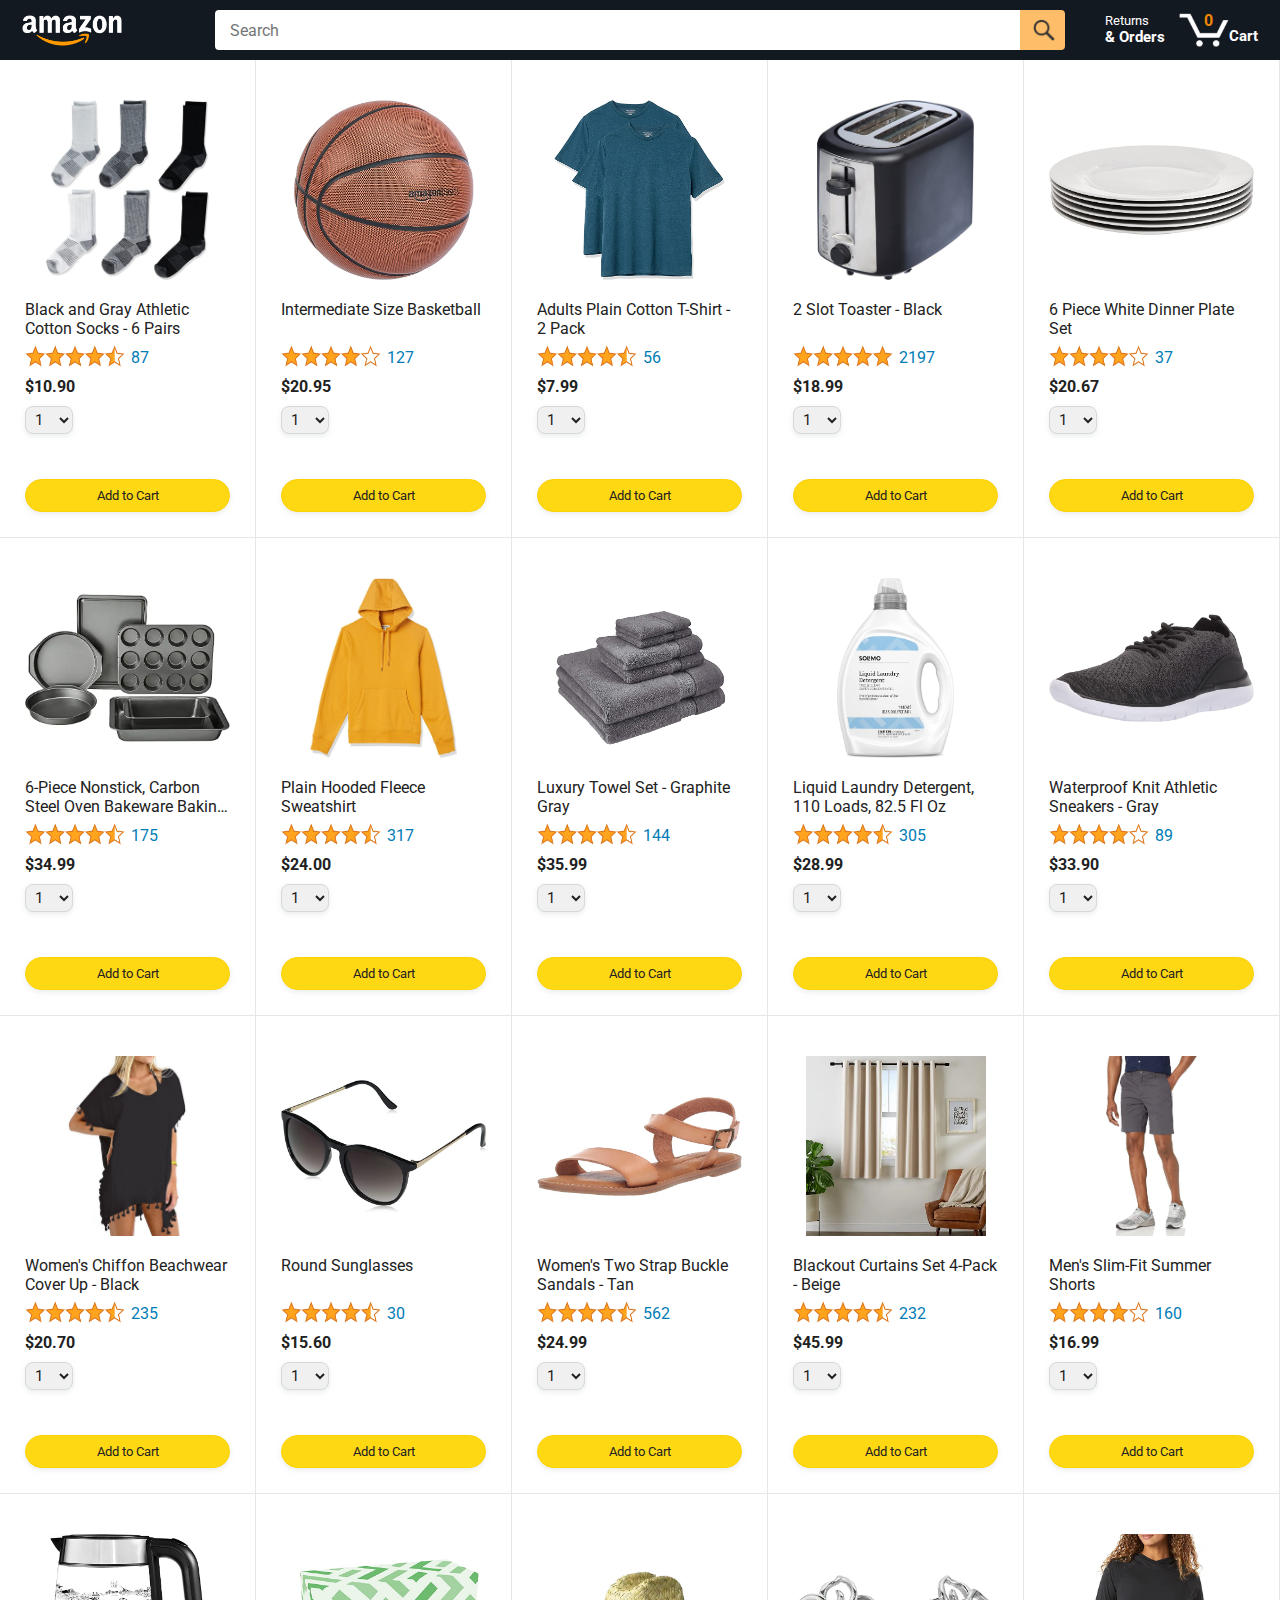
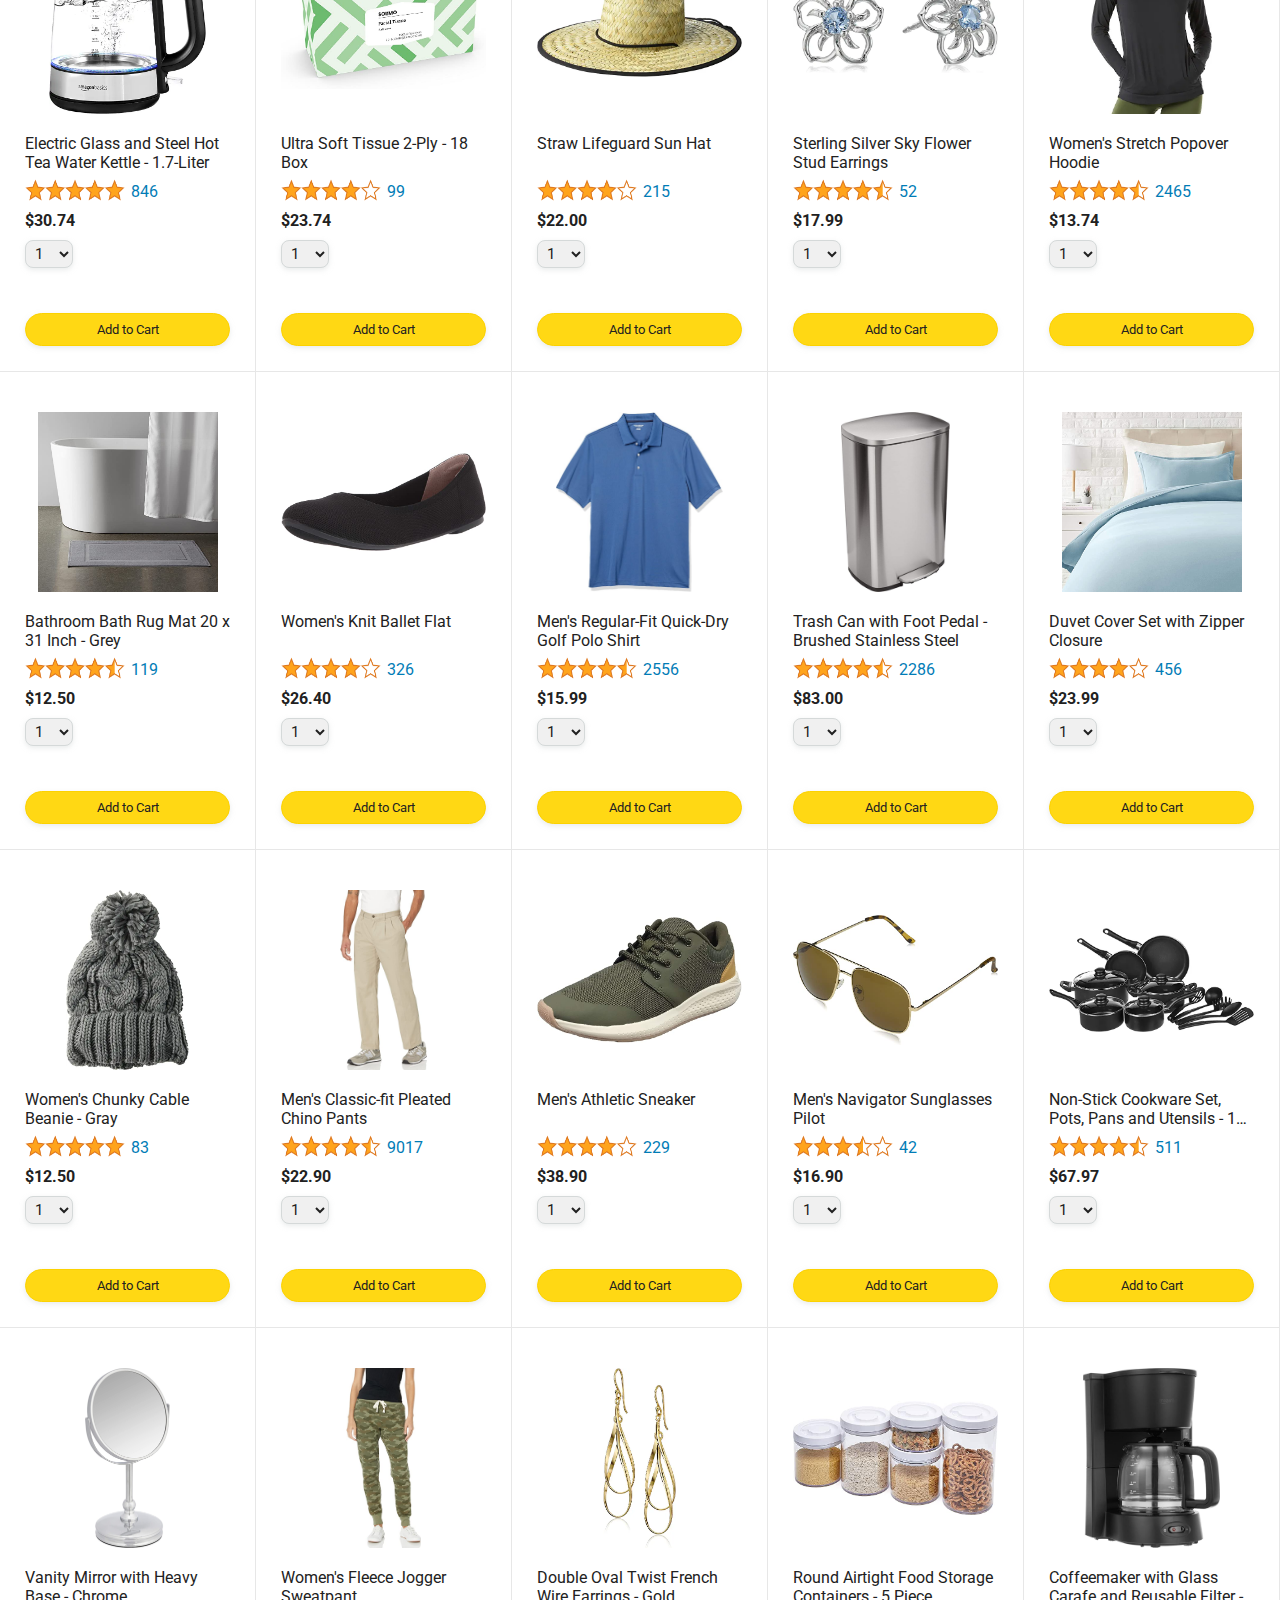
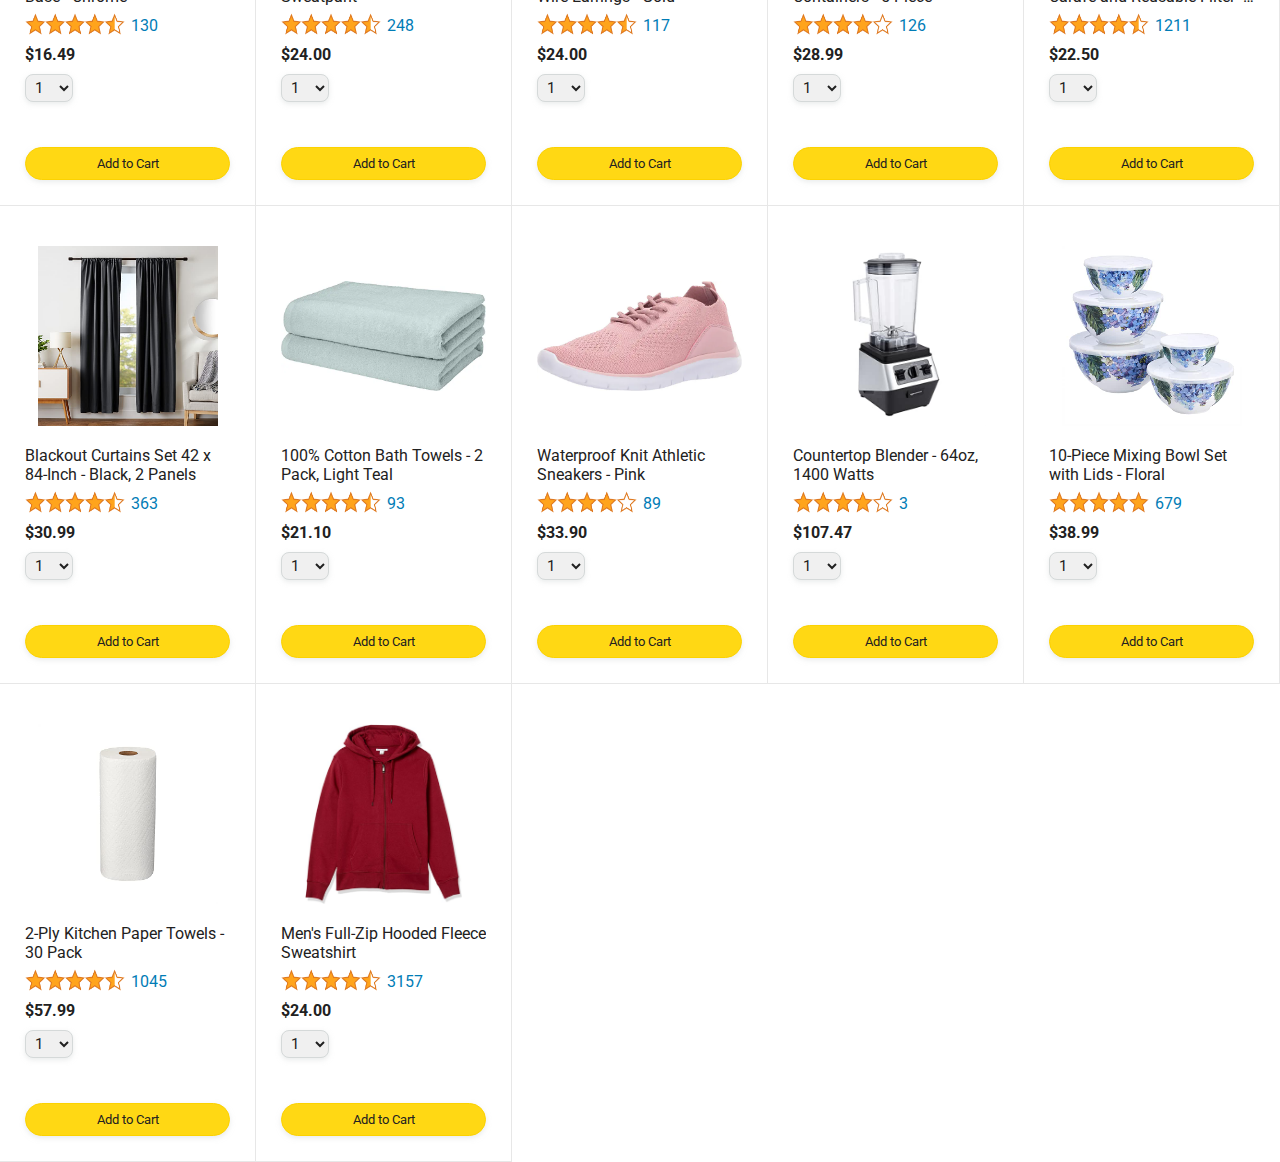
<file: index.html>
<!DOCTYPE html>
<html>

<head>
  <title>Amazon Clone</title>

  <!-- This code is needed for responsive design to work.
      (Responsive design = make the website look good on
      smaller screen sizes like a phone or a tablet). -->
  <meta name="viewport" content="width=device-width, initial-scale=1">

  <!-- Load a font called Roboto from Google Fonts. -->
  <link rel="preconnect" href="https://fonts.googleapis.com">
  <link rel="preconnect" href="https://fonts.gstatic.com" crossorigin>
  <link href="https://fonts.googleapis.com/css2?family=Roboto:wght@400;500;700&display=swap" rel="stylesheet">

  <!-- Here are the CSS files for this page. -->
  <link rel="stylesheet" href="assets/css/main.css">
  <link rel="stylesheet" href="assets/css/navbar.css">
  <link rel="stylesheet" href="assets/css/products.css">
</head>

<body class="main">
  <div id="product-list" class="products-grid js-product-grid"></div>

  <script type="module" src="assets/js/main.js"></script>
  <script type="module" src="assets/js/products.js"></script>
</body>

</html>
</file>
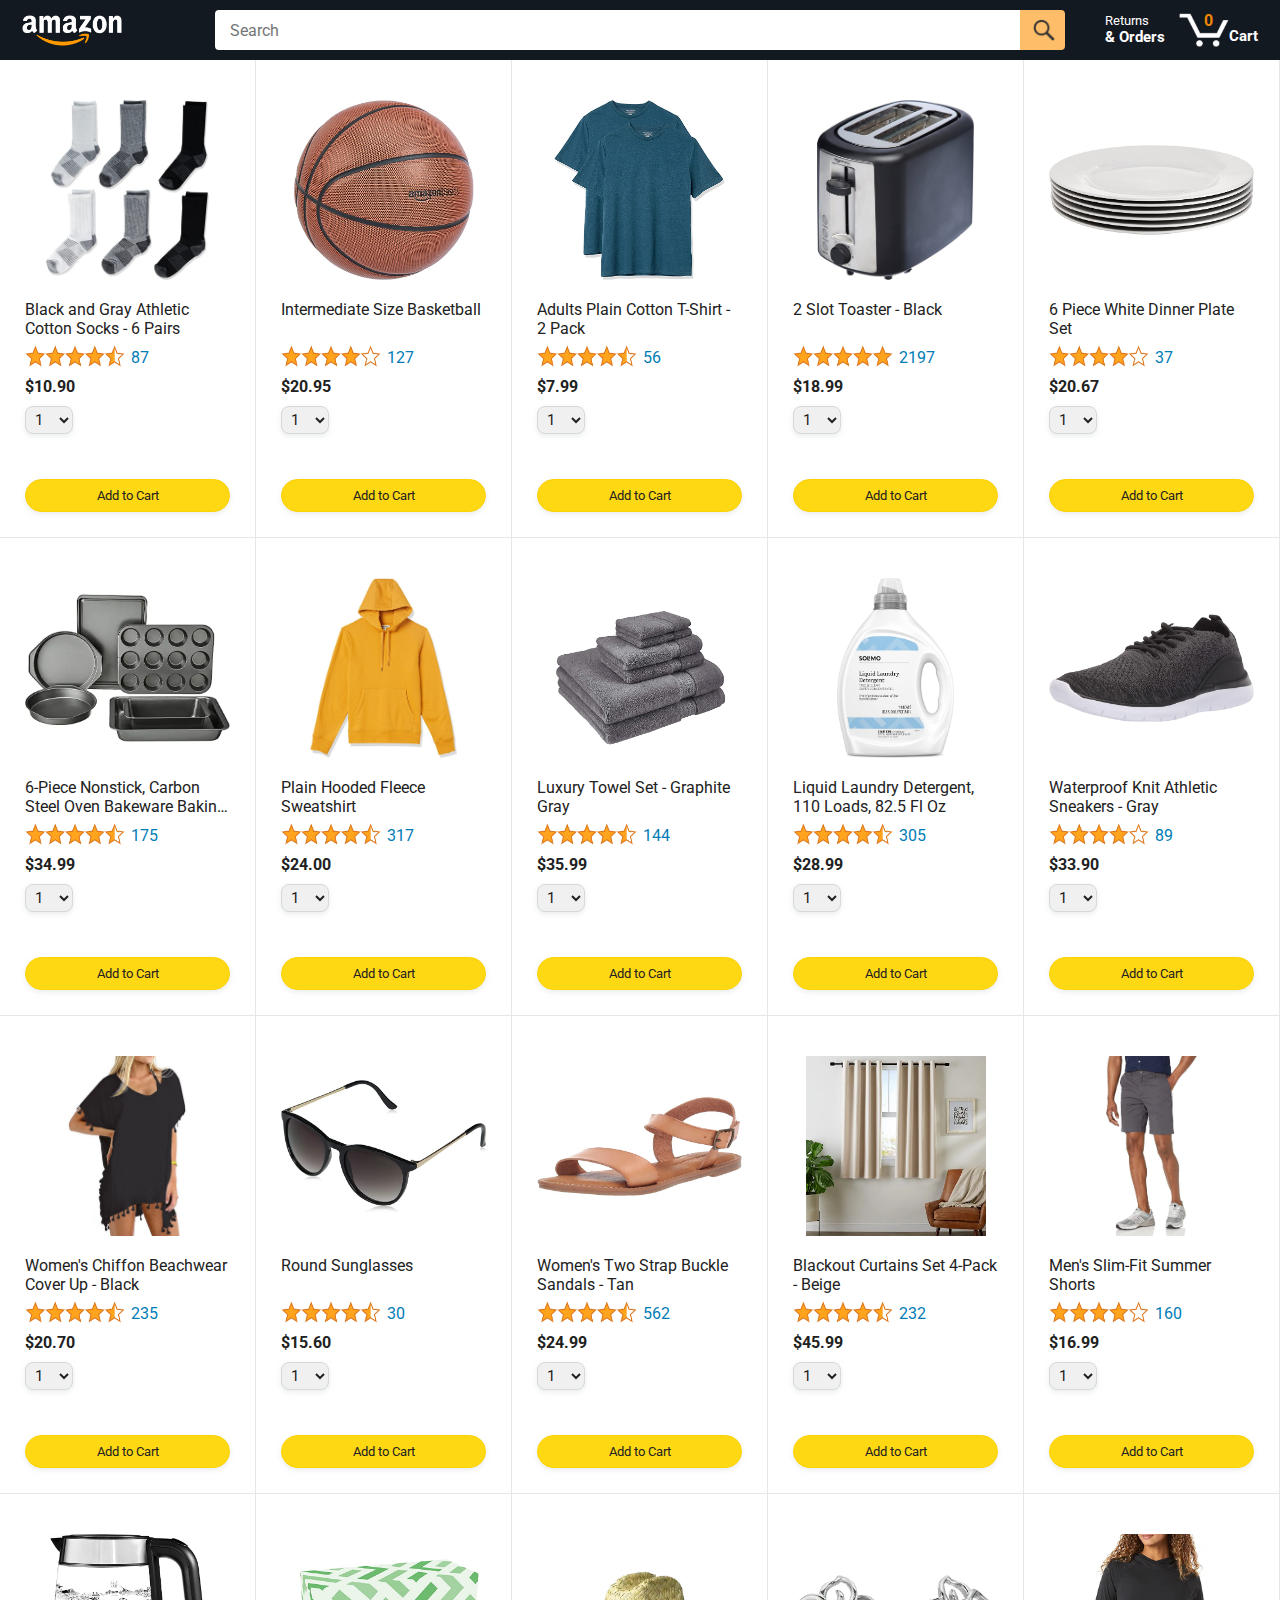
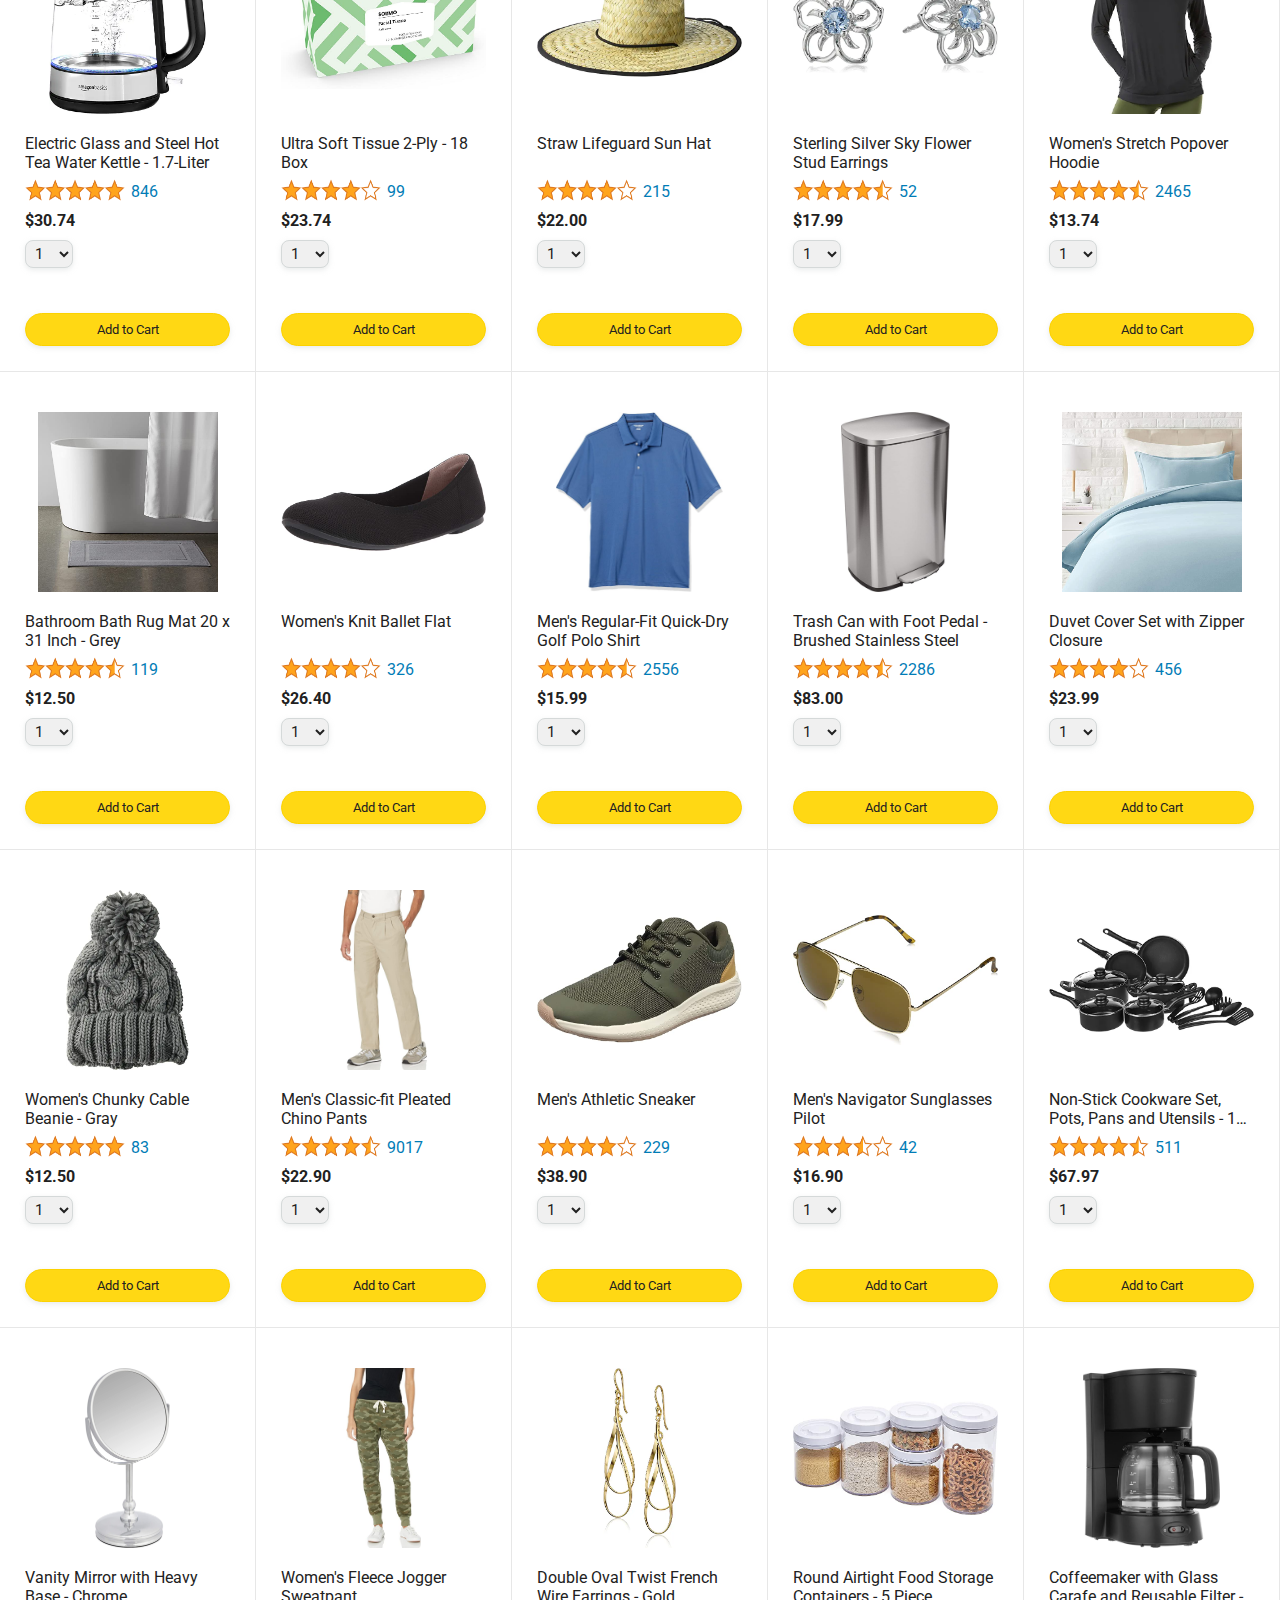
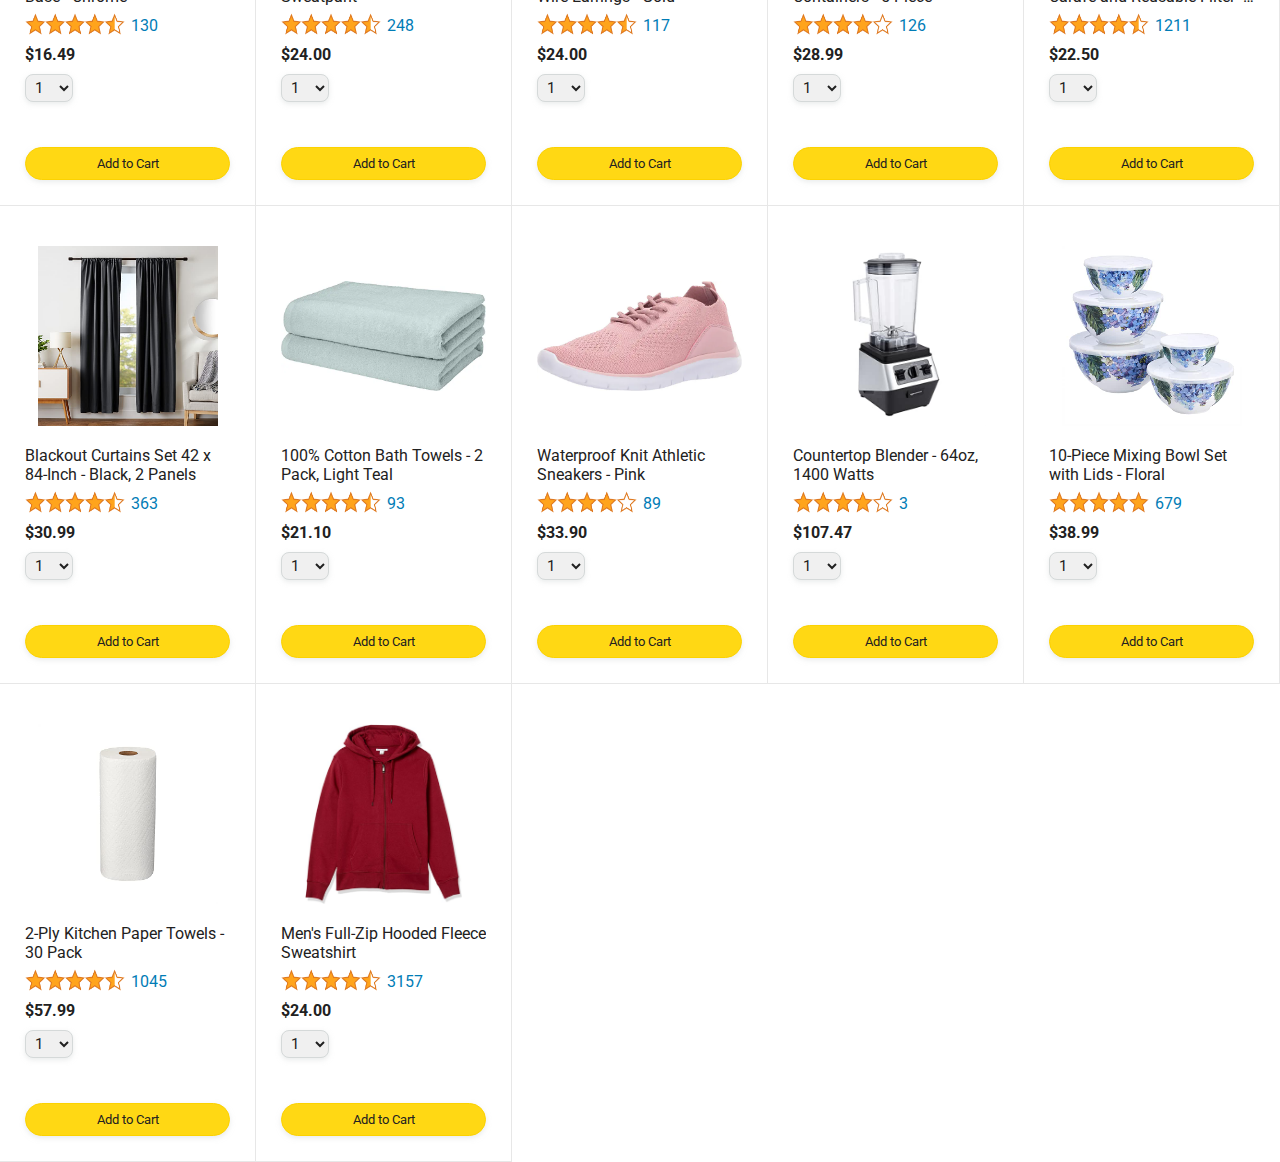
<file: amazon.html>
<!DOCTYPE html>
<html>
  <head>
    <title>Amazon Project</title>

    <!-- This code is needed for responsive design to work.
      (Responsive design = make the website look good on
      smaller screen sizes like a phone or a tablet). -->
    <meta name="viewport" content="width=device-width, initial-scale=1">

    <!-- Load a font called Roboto from Google Fonts. -->
    <link rel="preconnect" href="https://fonts.googleapis.com">
    <link rel="preconnect" href="https://fonts.gstatic.com" crossorigin>
    <link href="https://fonts.googleapis.com/css2?family=Roboto:wght@400;500;700&display=swap" rel="stylesheet">

    <!-- Here are the CSS files for this page. -->
    <link rel="stylesheet" href="styles/shared/general.css">
    <link rel="stylesheet" href="styles/shared/amazon-header.css">
    <link rel="stylesheet" href="styles/pages/amazon.css">
  </head>
  <body>
    <div class="amazon-header">
      <div class="amazon-header-left-section">
        <a href="amazon.html" class="header-link">
          <img class="amazon-logo"
            src="images/amazon-logo-white.png">
          <img class="amazon-mobile-logo"
            src="images/amazon-mobile-logo-white.png">
        </a>
      </div>

      <div class="amazon-header-middle-section">
        <input class="search-bar" type="text" placeholder="Search">

        <button class="search-button">
          <img class="search-icon" src="images/icons/search-icon.png">
        </button>
      </div>

      <div class="amazon-header-right-section">
        <a class="orders-link header-link" href="orders.html">
          <span class="returns-text">Returns</span>
          <span class="orders-text">& Orders</span>
        </a>

        <a class="cart-link header-link" href="checkout.html">
          <img class="cart-icon" src="images/icons/cart-icon.png">
          <div class="cart-quantity js-cart-quantity">0</div>
          <div class="cart-text">Cart</div>
        </a>
      </div>
    </div>
    
    <div class="main">
      <div class="products-grid js-product-grid">
        <div class="product-container">
          <div class="product-image-container">
            <img class="product-image"
              src="images/products/athletic-cotton-socks-6-pairs.jpg">
          </div>

          <div class="product-name limit-text-to-2-lines">
            Black and Gray Athletic Cotton Socks - 6 Pairs
          </div>

          <div class="product-rating-container">
            <img class="product-rating-stars"
              src="images/ratings/rating-45.png">
            <div class="product-rating-count link-primary">
              87
            </div>
          </div>

          <div class="product-price">
            $10.90
          </div>

          <div class="product-quantity-container">
            <select>
              <option selected value="1">1</option>
              <option value="2">2</option>
              <option value="3">3</option>
              <option value="4">4</option>
              <option value="5">5</option>
              <option value="6">6</option>
              <option value="7">7</option>
              <option value="8">8</option>
              <option value="9">9</option>
              <option value="10">10</option>
            </select>
          </div>

          <div class="product-spacer"></div>

          <div class="added-to-cart">
            <img src="images/icons/checkmark.png">
            Added
          </div>

          <button class="add-to-cart-button button-primary js-add-to-cart">
            Add to Cart
          </button>
        </div>

        <div class="product-container">
          <div class="product-image-container">
            <img class="product-image"
              src="images/products/intermediate-composite-basketball.jpg">
          </div>

          <div class="product-name limit-text-to-2-lines">
            Intermediate Size Basketball
          </div>

          <div class="product-rating-container">
            <img class="product-rating-stars"
              src="images/ratings/rating-40.png">
            <div class="product-rating-count link-primary">
              127
            </div>
          </div>

          <div class="product-price">
            $20.95
          </div>

          <div class="product-quantity-container">
            <select>
              <option selected value="1">1</option>
              <option value="2">2</option>
              <option value="3">3</option>
              <option value="4">4</option>
              <option value="5">5</option>
              <option value="6">6</option>
              <option value="7">7</option>
              <option value="8">8</option>
              <option value="9">9</option>
              <option value="10">10</option>
            </select>
          </div>

          <div class="product-spacer"></div>

          <div class="added-to-cart">
            <img src="images/icons/checkmark.png">
            Added
          </div>

          <button class="add-to-cart-button button-primary">
            Add to Cart
          </button>
        </div>

        <div class="product-container">
          <div class="product-image-container">
            <img class="product-image"
              src="images/products/adults-plain-cotton-tshirt-2-pack-teal.jpg">
          </div>

          <div class="product-name limit-text-to-2-lines">
            Adults Plain Cotton T-Shirt - 2 Pack
          </div>

          <div class="product-rating-container">
            <img class="product-rating-stars"
              src="images/ratings/rating-45.png">
            <div class="product-rating-count link-primary">
              56
            </div>
          </div>

          <div class="product-price">
            $7.99
          </div>

          <div class="product-quantity-container">
            <select>
              <option selected value="1">1</option>
              <option value="2">2</option>
              <option value="3">3</option>
              <option value="4">4</option>
              <option value="5">5</option>
              <option value="6">6</option>
              <option value="7">7</option>
              <option value="8">8</option>
              <option value="9">9</option>
              <option value="10">10</option>
            </select>
          </div>

          <div class="product-spacer"></div>

          <div class="added-to-cart">
            <img src="images/icons/checkmark.png">
            Added
          </div>

          <button class="add-to-cart-button button-primary">
            Add to Cart
          </button>
        </div>
      </div>
    </div>
    
    
    
    <script type="module" src="scripts/amazon.js"></script>
  </body>
</html>
</file>
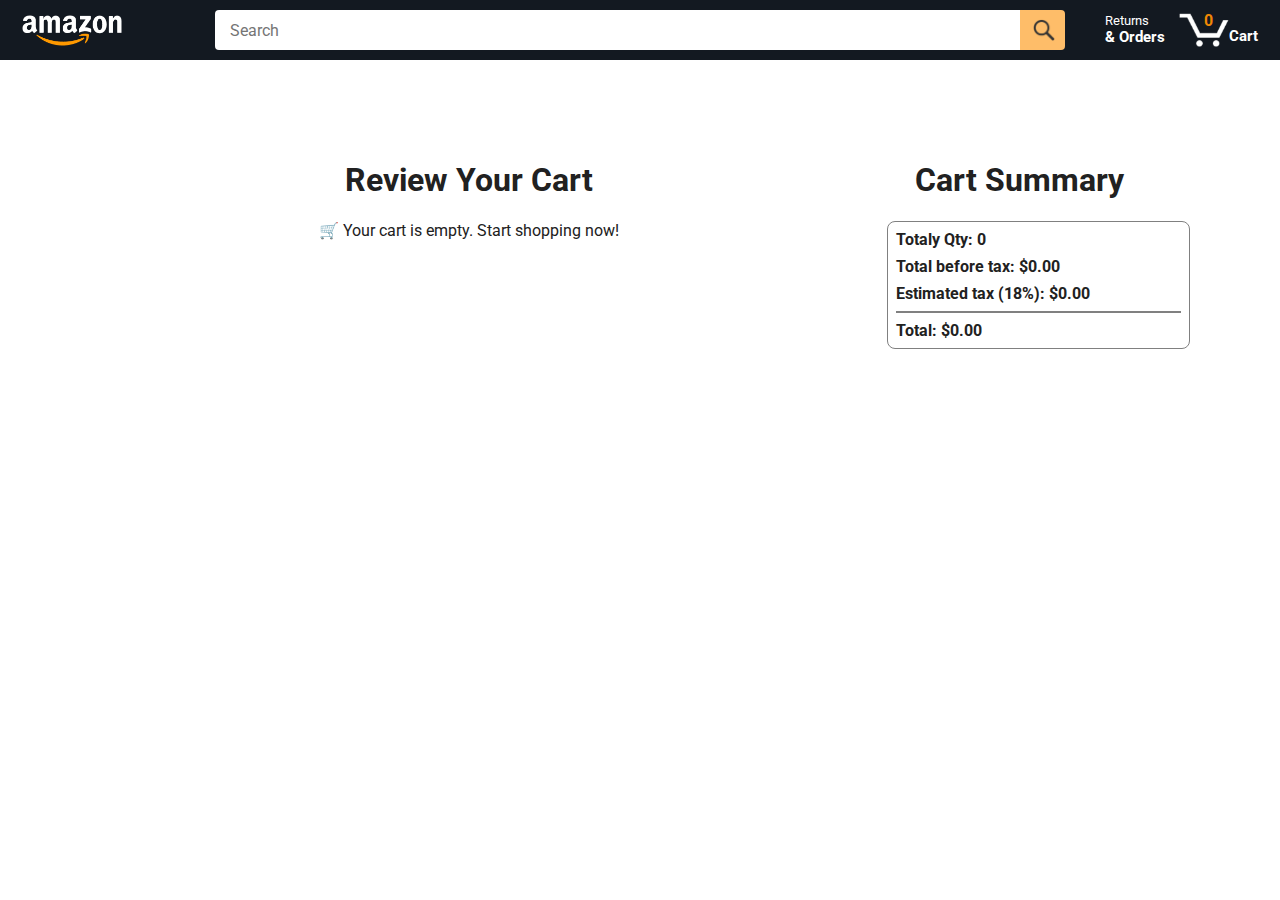
<file: cart.html>
<!DOCTYPE html>
<html>

<head>
  <title>Cart</title>

  <!-- This code is needed for responsive design to work.
      (Responsive design = make the website look good on
      smaller screen sizes like a phone or a tablet). -->
  <meta name="viewport" content="width=device-width, initial-scale=1">

  <!-- Load a font called Roboto from Google Fonts. -->
  <link rel="preconnect" href="https://fonts.googleapis.com">
  <link rel="preconnect" href="https://fonts.gstatic.com" crossorigin>
  <link href="https://fonts.googleapis.com/css2?family=Roboto:wght@400;500;700&display=swap" rel="stylesheet">

  <!-- Here are the CSS files for this page. -->
  <link rel="stylesheet" href="assets/css/main.css">
  <link rel="stylesheet" href="assets/css/navbar.css">
  <link rel="stylesheet" href="assets/css/cart.css">
</head>

<body>

  <div class="main">
    <section class="cart-section">
      <div class="review-cart">
        <h1>Review Your Cart</h1>
        <div id="review-cart-items"></div>
        <div hidden id="empty-cart">
          🛒 Your cart is empty. Start shopping now!
        </div>
      </div>
      <div class="cart-summary">
        <h1>Cart Summary</h1>
        <div>
          <p id="cart-summary-total-qty"></p>
          <p id="cart-summary-total-before-tax"></p>
          <p id="cart-summary-tax"></p>
          <p id="cart-summary-total"></p>
        </div>
      </div>
    </section>
  </div>

  <script type="module" src="assets/js/main.js"></script>
  <script type="module" src="assets/js/cart.js"></script>
</body>

</html>
</file>
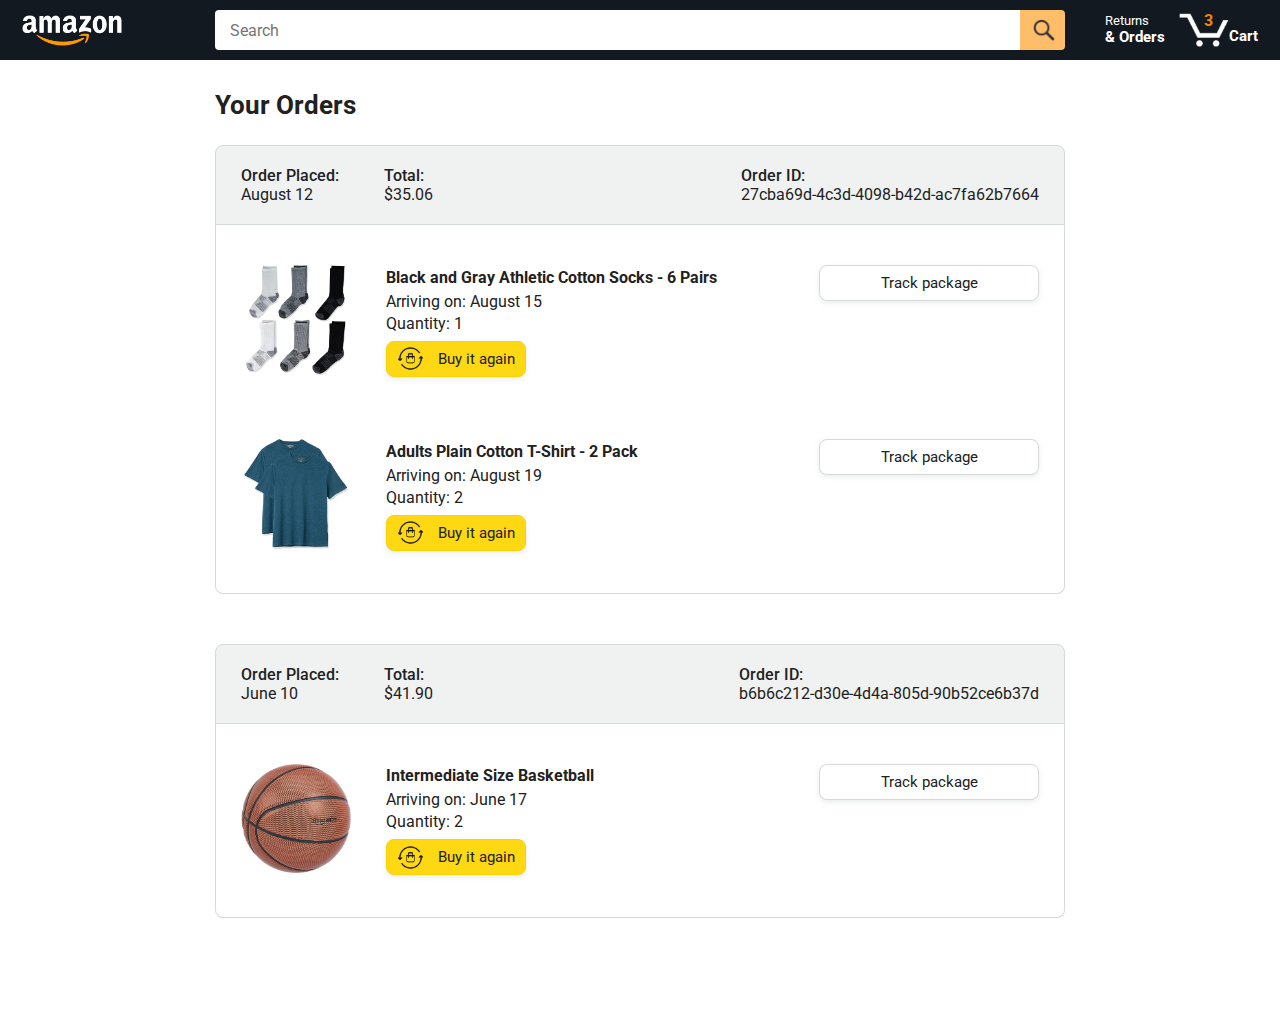
<file: orders.html>
<!DOCTYPE html>
<html>
  <head>
    <title>Orders</title>

    <!-- This code is needed for responsive design to work.
      (Responsive design = make the website look good on
      smaller screen sizes like a phone or a tablet). -->
    <meta name="viewport" content="width=device-width, initial-scale=1">

    <!-- Load a font called Roboto from Google Fonts. -->
    <link rel="preconnect" href="https://fonts.googleapis.com">
    <link rel="preconnect" href="https://fonts.gstatic.com" crossorigin>
    <link href="https://fonts.googleapis.com/css2?family=Roboto:wght@400;500;700&display=swap" rel="stylesheet">

    <!-- Here are the CSS files for this page. -->
    <link rel="stylesheet" href="styles/shared/general.css">
    <link rel="stylesheet" href="styles/shared/amazon-header.css">
    <link rel="stylesheet" href="styles/pages/orders.css">
  </head>
  <body>
    <div class="amazon-header">
      <div class="amazon-header-left-section">
        <a href="amazon.html" class="header-link">
          <img class="amazon-logo"
            src="images/amazon-logo-white.png">
          <img class="amazon-mobile-logo"
            src="images/amazon-mobile-logo-white.png">
        </a>
      </div>

      <div class="amazon-header-middle-section">
        <input class="search-bar" type="text" placeholder="Search">

        <button class="search-button">
          <img class="search-icon" src="images/icons/search-icon.png">
        </button>
      </div>

      <div class="amazon-header-right-section">
        <a class="orders-link header-link" href="orders.html">
          <span class="returns-text">Returns</span>
          <span class="orders-text">& Orders</span>
        </a>

        <a class="cart-link header-link" href="checkout.html">
          <img class="cart-icon" src="images/icons/cart-icon.png">
          <div class="cart-quantity">3</div>
          <div class="cart-text">Cart</div>
        </a>
      </div>
    </div>

    <div class="main">
      <div class="page-title">Your Orders</div>

      <div class="orders-grid">
        <div class="order-container">
          
          <div class="order-header">
            <div class="order-header-left-section">
              <div class="order-date">
                <div class="order-header-label">Order Placed:</div>
                <div>August 12</div>
              </div>
              <div class="order-total">
                <div class="order-header-label">Total:</div>
                <div>$35.06</div>
              </div>
            </div>

            <div class="order-header-right-section">
              <div class="order-header-label">Order ID:</div>
              <div>27cba69d-4c3d-4098-b42d-ac7fa62b7664</div>
            </div>
          </div>

          <div class="order-details-grid">
            <div class="product-image-container">
              <img src="images/products/athletic-cotton-socks-6-pairs.jpg">
            </div>

            <div class="product-details">
              <div class="product-name">
                Black and Gray Athletic Cotton Socks - 6 Pairs
              </div>
              <div class="product-delivery-date">
                Arriving on: August 15
              </div>
              <div class="product-quantity">
                Quantity: 1
              </div>
              <button class="buy-again-button button-primary">
                <img class="buy-again-icon" src="images/icons/buy-again.png">
                <span class="buy-again-message">Buy it again</span>
              </button>
            </div>

            <div class="product-actions">
              <a href="tracking.html">
                <button class="track-package-button button-secondary">
                  Track package
                </button>
              </a>
            </div>

            <div class="product-image-container">
              <img src="images/products/adults-plain-cotton-tshirt-2-pack-teal.jpg">
            </div>

            <div class="product-details">
              <div class="product-name">
                Adults Plain Cotton T-Shirt - 2 Pack
              </div>
              <div class="product-delivery-date">
                Arriving on: August 19
              </div>
              <div class="product-quantity">
                Quantity: 2
              </div>
              <button class="buy-again-button button-primary">
                <img class="buy-again-icon" src="images/icons/buy-again.png">
                <span class="buy-again-message">Buy it again</span>
              </button>
            </div>

            <div class="product-actions">
              <a href="tracking.html">
                <button class="track-package-button button-secondary">
                  Track package
                </button>
              </a>
            </div>
          </div>
        </div>

        <div class="order-container">

          <div class="order-header">
            <div class="order-header-left-section">
              <div class="order-date">
                <div class="order-header-label">Order Placed:</div>
                <div>June 10</div>
              </div>
              <div class="order-total">
                <div class="order-header-label">Total:</div>
                <div>$41.90</div>
              </div>
            </div>

            <div class="order-header-right-section">
              <div class="order-header-label">Order ID:</div>
              <div>b6b6c212-d30e-4d4a-805d-90b52ce6b37d</div>
            </div>
          </div>

          <div class="order-details-grid">
            <div class="product-image-container">
              <img src="images/products/intermediate-composite-basketball.jpg">
            </div>

            <div class="product-details">
              <div class="product-name">
                Intermediate Size Basketball
              </div>
              <div class="product-delivery-date">
                Arriving on: June 17
              </div>
              <div class="product-quantity">
                Quantity: 2
              </div>
              <button class="buy-again-button button-primary">
                <img class="buy-again-icon" src="images/icons/buy-again.png">
                <span class="buy-again-message">Buy it again</span>
              </button>
            </div>

            <div class="product-actions">
              <a href="tracking.html">
                <button class="track-package-button button-secondary">
                  Track package
                </button>
              </a>
            </div>
          </div>
        </div>
      </div>
    </div>
  </body>
</html>
</file>
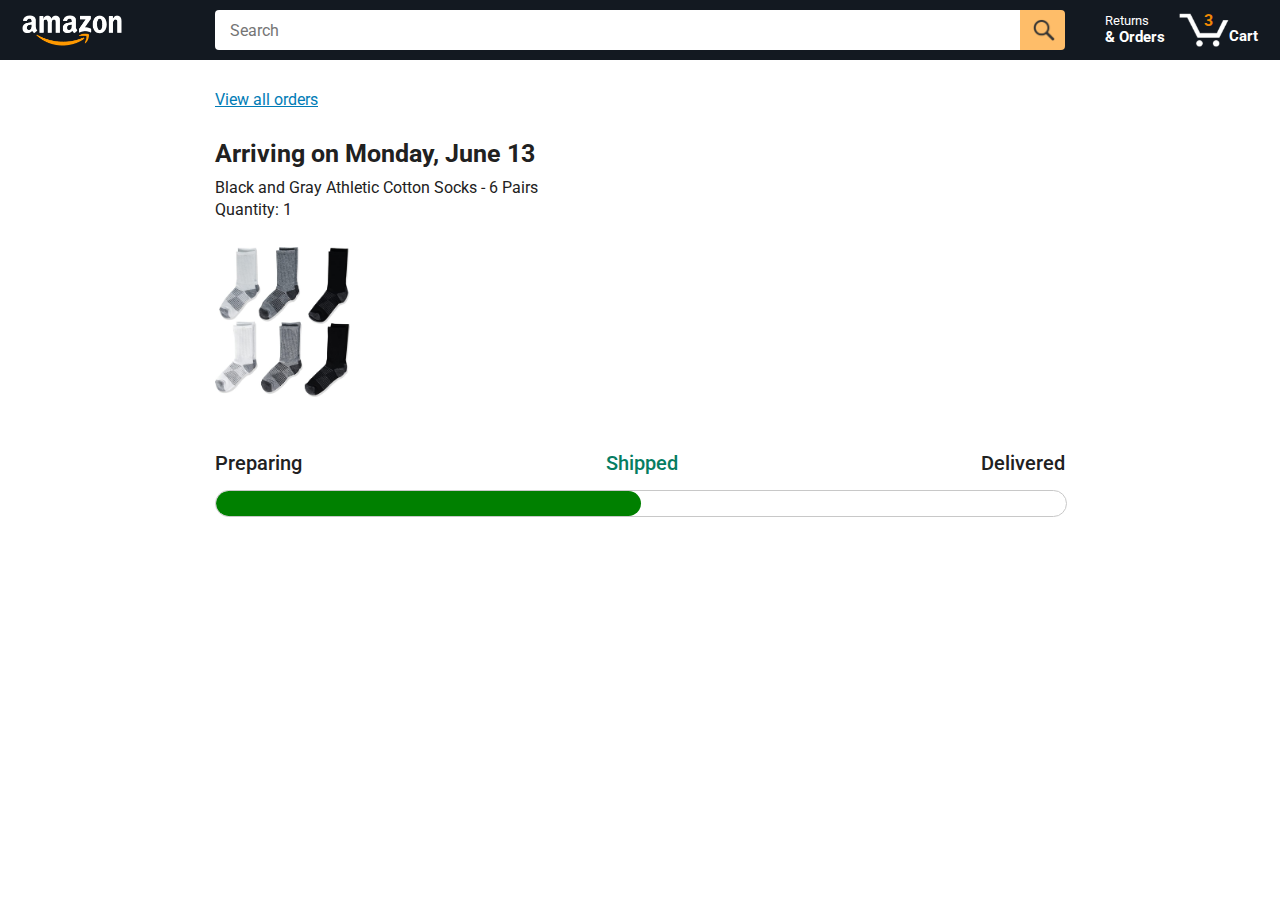
<file: tracking.html>
<!DOCTYPE html>
<html>
  <head>
    <title>Tracking</title>

    <!-- This code is needed for responsive design to work.
      (Responsive design = make the website look good on
      smaller screen sizes like a phone or a tablet). -->
    <meta name="viewport" content="width=device-width, initial-scale=1">

    <!-- Load a font called Roboto from Google Fonts. -->
    <link rel="preconnect" href="https://fonts.googleapis.com">
    <link rel="preconnect" href="https://fonts.gstatic.com" crossorigin>
    <link href="https://fonts.googleapis.com/css2?family=Roboto:wght@400;500;700&display=swap" rel="stylesheet">

    <!-- Here are the CSS files for this page. -->
    <link rel="stylesheet" href="styles/shared/general.css">
    <link rel="stylesheet" href="styles/shared/amazon-header.css">
    <link rel="stylesheet" href="styles/pages/tracking.css">
  </head>
  <body>
    <div class="amazon-header">
      <div class="amazon-header-left-section">
        <a href="amazon.html" class="header-link">
          <img class="amazon-logo"
            src="images/amazon-logo-white.png">
          <img class="amazon-mobile-logo"
            src="images/amazon-mobile-logo-white.png">
        </a>
      </div>

      <div class="amazon-header-middle-section">
        <input class="search-bar" type="text" placeholder="Search">

        <button class="search-button">
          <img class="search-icon" src="images/icons/search-icon.png">
        </button>
      </div>

      <div class="amazon-header-right-section">
        <a class="orders-link header-link" href="orders.html">
          <span class="returns-text">Returns</span>
          <span class="orders-text">& Orders</span>
        </a>

        <a class="cart-link header-link" href="checkout.html">
          <img class="cart-icon" src="images/icons/cart-icon.png">
          <div class="cart-quantity">3</div>
          <div class="cart-text">Cart</div>
        </a>
      </div>
    </div>

    <div class="main">
      <div class="order-tracking">
        <a class="back-to-orders-link link-primary" href="orders.html">
          View all orders
        </a>

        <div class="delivery-date">
          Arriving on Monday, June 13
        </div>

        <div class="product-info">
          Black and Gray Athletic Cotton Socks - 6 Pairs
        </div>

        <div class="product-info">
          Quantity: 1
        </div>

        <img class="product-image" src="images/products/athletic-cotton-socks-6-pairs.jpg">

        <div class="progress-labels-container">
          <div class="progress-label">
            Preparing
          </div>
          <div class="progress-label current-status">
            Shipped
          </div>
          <div class="progress-label">
            Delivered
          </div>
        </div>

        <div class="progress-bar-container">
          <div class="progress-bar"></div>
        </div>
      </div>
    </div>
  </body>
</html>
</file>
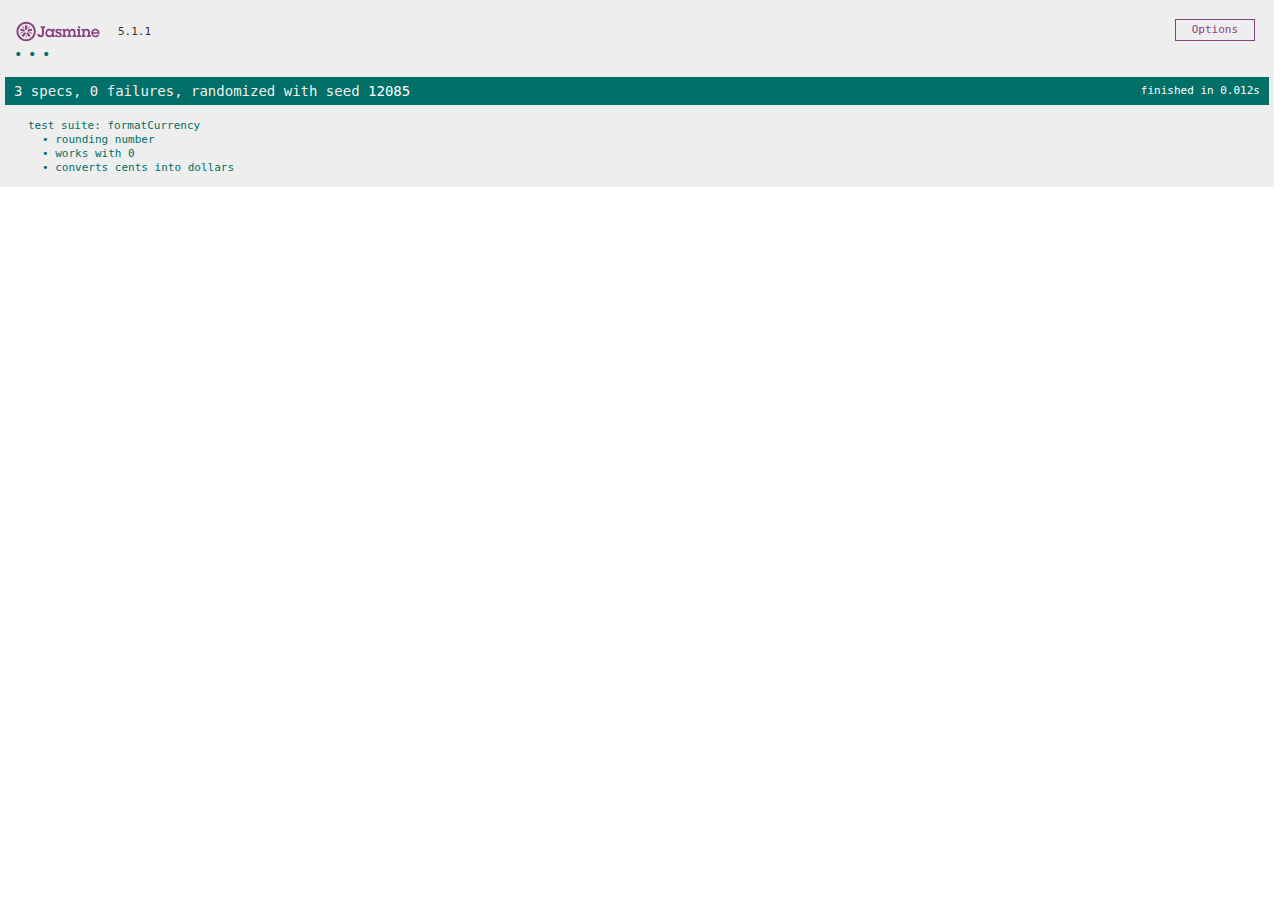
<file: tests-jasmine/tests.html>
<!DOCTYPE html>
<html>
<head>
  <meta charset="utf-8">
  <title>Jasmine Spec Runner v5.1.1</title>

  <link rel="shortcut icon" type="image/png" href="lib/jasmine-5.1.1/jasmine_favicon.png">
  <link rel="stylesheet" href="lib/jasmine-5.1.1/jasmine.css">

  <script src="lib/jasmine-5.1.1/jasmine.js"></script>
  <script src="lib/jasmine-5.1.1/jasmine-html.js"></script>
  <script src="lib/jasmine-5.1.1/boot0.js"></script>
  <!-- optional: include a file here that configures the Jasmine env -->
  <script src="lib/jasmine-5.1.1/boot1.js"></script>

  <script src="moneyTest.js" type="module"></script>

</head>

<body>
</body>
</html>
</file>
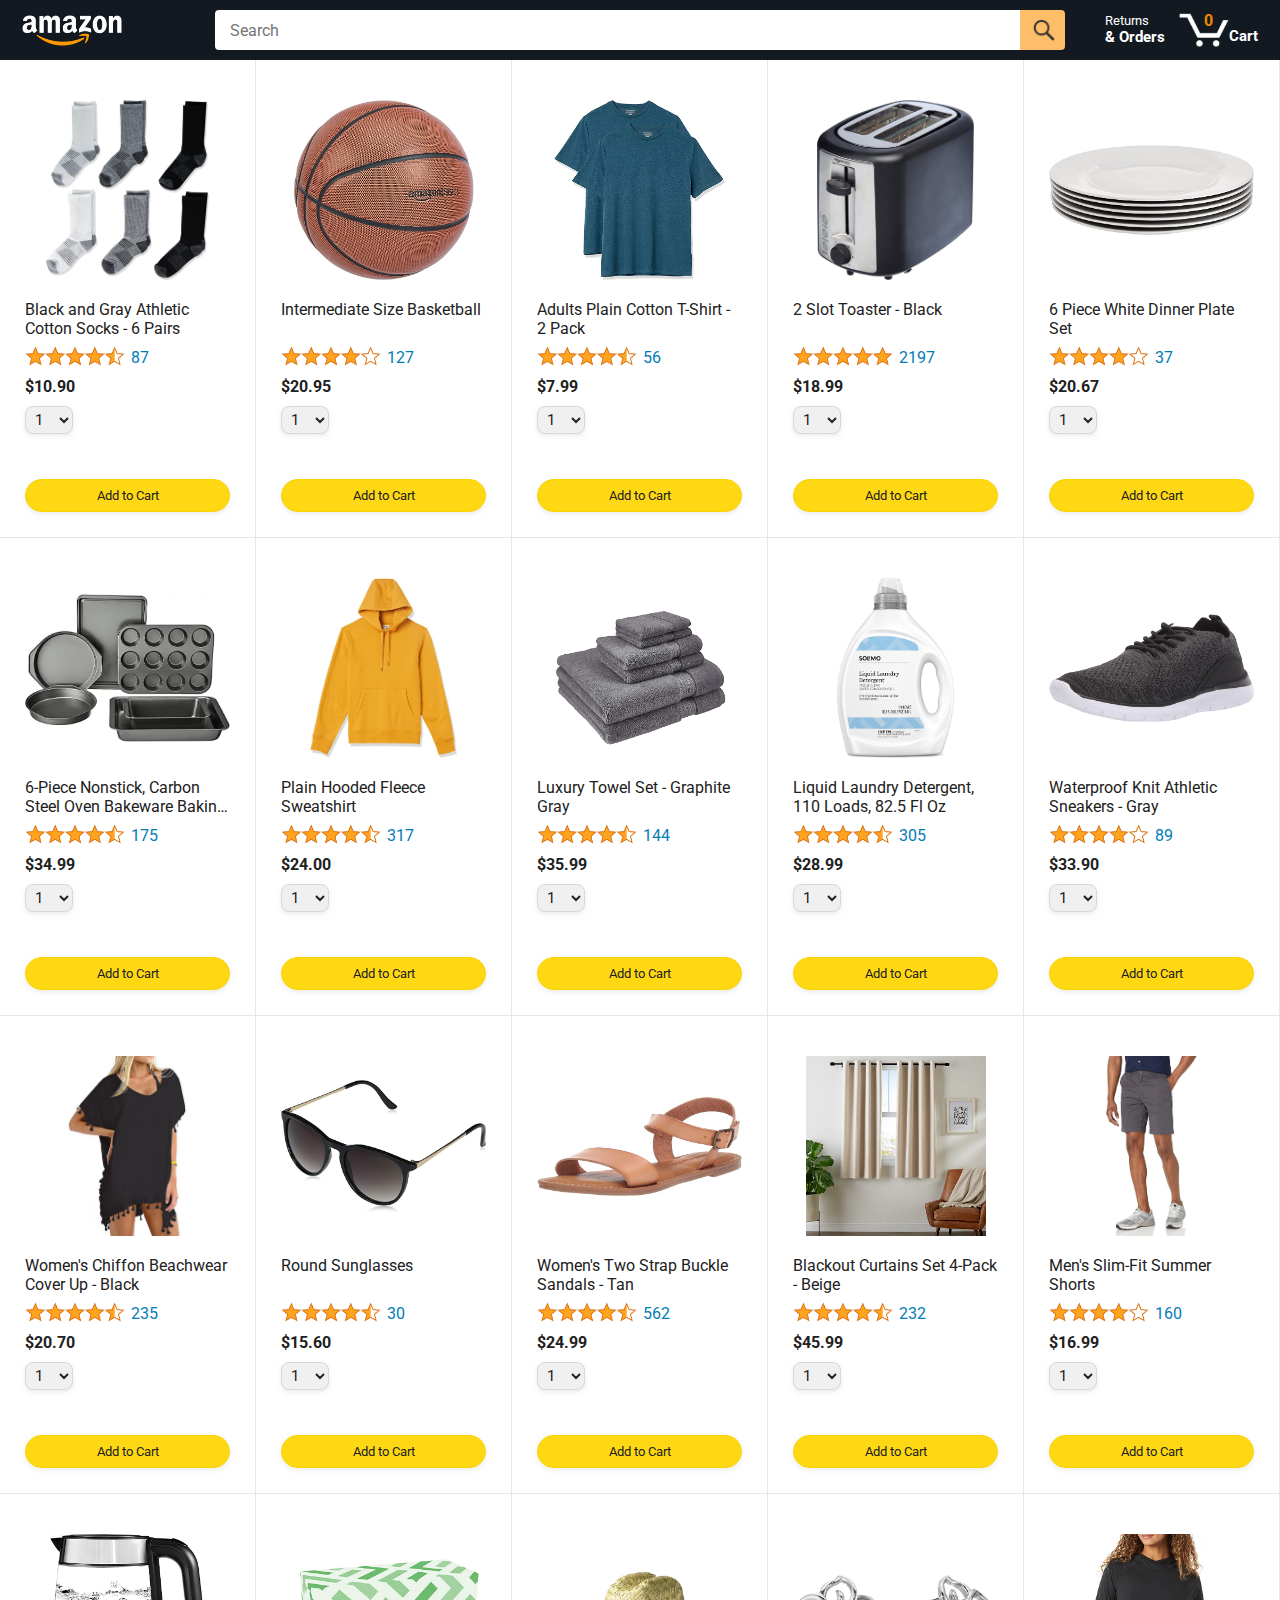
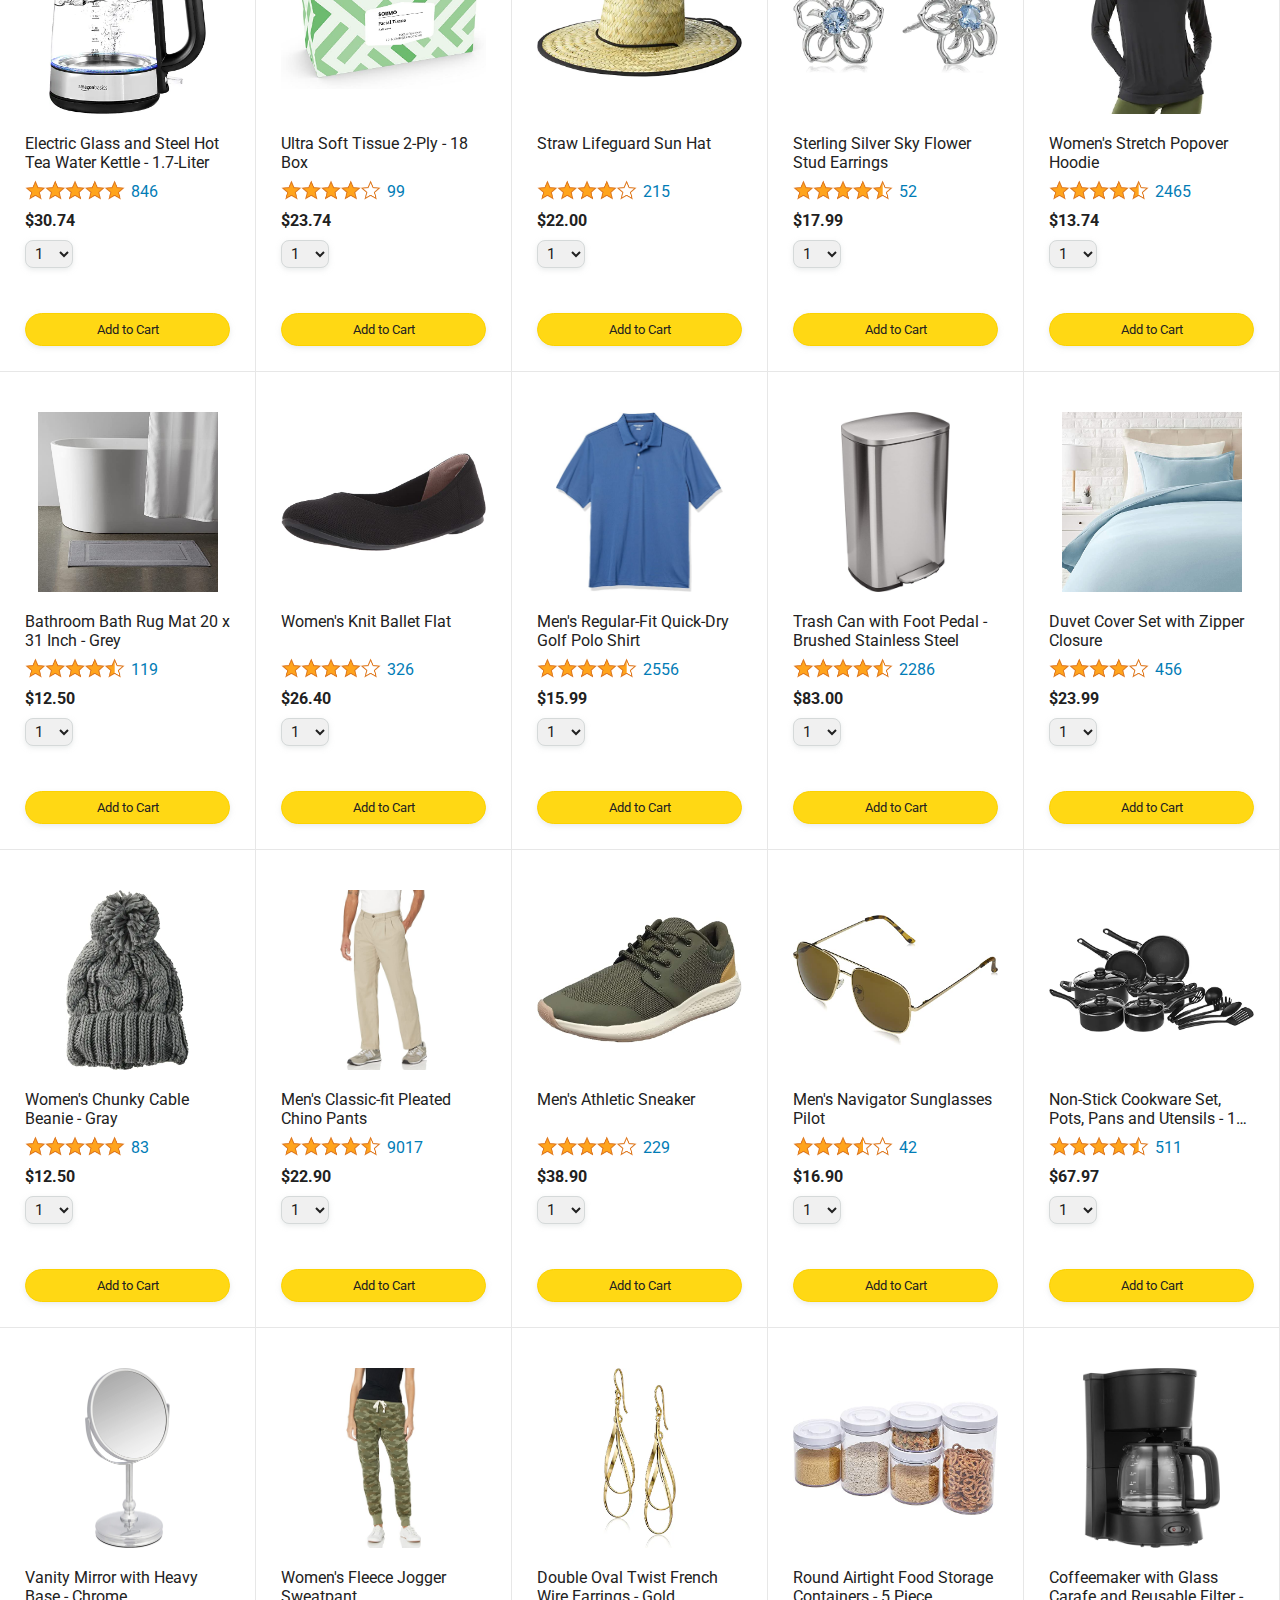
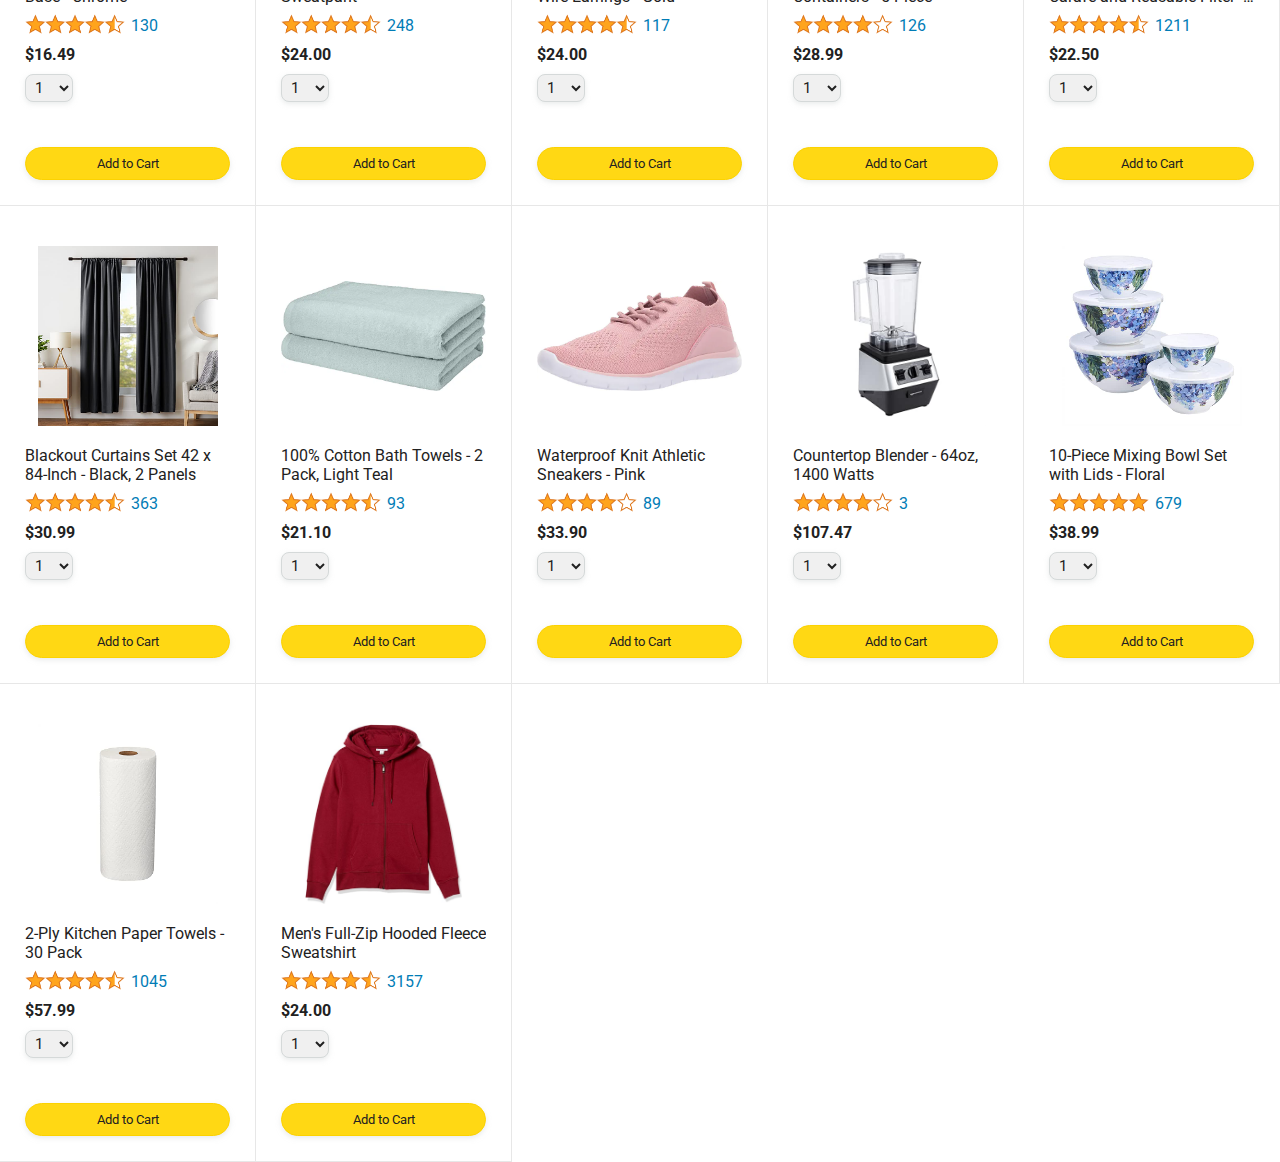
<file: javascript-amazon-project-main/javascript-amazon-project-main/amazon.html>
<!DOCTYPE html>
<html>
  <head>
    <title>Amazon Project</title>

    <!-- This code is needed for responsive design to work.
      (Responsive design = make the website look good on
      smaller screen sizes like a phone or a tablet). -->
    <meta name="viewport" content="width=device-width, initial-scale=1">

    <!-- Load a font called Roboto from Google Fonts. -->
    <link rel="preconnect" href="https://fonts.googleapis.com">
    <link rel="preconnect" href="https://fonts.gstatic.com" crossorigin>
    <link href="https://fonts.googleapis.com/css2?family=Roboto:wght@400;500;700&display=swap" rel="stylesheet">

    <!-- Here are the CSS files for this page. -->
    <link rel="stylesheet" href="styles/shared/general.css">
    <link rel="stylesheet" href="styles/shared/amazon-header.css">
    <link rel="stylesheet" href="styles/pages/amazon.css">
  </head>
  <body>
    <div class="amazon-header">
      <div class="amazon-header-left-section">
        <a href="amazon.html" class="header-link">
          <img class="amazon-logo"
            src="images/amazon-logo-white.png">
          <img class="amazon-mobile-logo"
            src="images/amazon-mobile-logo-white.png">
        </a>
      </div>

      <div class="amazon-header-middle-section">
        <input class="search-bar" type="text" placeholder="Search">

        <button class="search-button">
          <img class="search-icon" src="images/icons/search-icon.png">
        </button>
      </div>

      <div class="amazon-header-right-section">
        <a class="orders-link header-link" href="orders.html">
          <span class="returns-text">Returns</span>
          <span class="orders-text">& Orders</span>
        </a>

        <a class="cart-link header-link" href="checkout.html">
          <img class="cart-icon" src="images/icons/cart-icon.png">
          <div class="cart-quantity js-cart-quantity">0</div>
          <div class="cart-text">Cart</div>
        </a>
      </div>
    </div>
    
    <div class="main">
      <div class="products-grid js-product-grid">
        <div class="product-container">
          <div class="product-image-container">
            <img class="product-image"
              src="images/products/athletic-cotton-socks-6-pairs.jpg">
          </div>

          <div class="product-name limit-text-to-2-lines">
            Black and Gray Athletic Cotton Socks - 6 Pairs
          </div>

          <div class="product-rating-container">
            <img class="product-rating-stars"
              src="images/ratings/rating-45.png">
            <div class="product-rating-count link-primary">
              87
            </div>
          </div>

          <div class="product-price">
            $10.90
          </div>

          <div class="product-quantity-container">
            <select>
              <option selected value="1">1</option>
              <option value="2">2</option>
              <option value="3">3</option>
              <option value="4">4</option>
              <option value="5">5</option>
              <option value="6">6</option>
              <option value="7">7</option>
              <option value="8">8</option>
              <option value="9">9</option>
              <option value="10">10</option>
            </select>
          </div>

          <div class="product-spacer"></div>

          <div class="added-to-cart">
            <img src="images/icons/checkmark.png">
            Added
          </div>

          <button class="add-to-cart-button button-primary js-add-to-cart">
            Add to Cart
          </button>
        </div>

        <div class="product-container">
          <div class="product-image-container">
            <img class="product-image"
              src="images/products/intermediate-composite-basketball.jpg">
          </div>

          <div class="product-name limit-text-to-2-lines">
            Intermediate Size Basketball
          </div>

          <div class="product-rating-container">
            <img class="product-rating-stars"
              src="images/ratings/rating-40.png">
            <div class="product-rating-count link-primary">
              127
            </div>
          </div>

          <div class="product-price">
            $20.95
          </div>

          <div class="product-quantity-container">
            <select>
              <option selected value="1">1</option>
              <option value="2">2</option>
              <option value="3">3</option>
              <option value="4">4</option>
              <option value="5">5</option>
              <option value="6">6</option>
              <option value="7">7</option>
              <option value="8">8</option>
              <option value="9">9</option>
              <option value="10">10</option>
            </select>
          </div>

          <div class="product-spacer"></div>

          <div class="added-to-cart">
            <img src="images/icons/checkmark.png">
            Added
          </div>

          <button class="add-to-cart-button button-primary">
            Add to Cart
          </button>
        </div>

        <div class="product-container">
          <div class="product-image-container">
            <img class="product-image"
              src="images/products/adults-plain-cotton-tshirt-2-pack-teal.jpg">
          </div>

          <div class="product-name limit-text-to-2-lines">
            Adults Plain Cotton T-Shirt - 2 Pack
          </div>

          <div class="product-rating-container">
            <img class="product-rating-stars"
              src="images/ratings/rating-45.png">
            <div class="product-rating-count link-primary">
              56
            </div>
          </div>

          <div class="product-price">
            $7.99
          </div>

          <div class="product-quantity-container">
            <select>
              <option selected value="1">1</option>
              <option value="2">2</option>
              <option value="3">3</option>
              <option value="4">4</option>
              <option value="5">5</option>
              <option value="6">6</option>
              <option value="7">7</option>
              <option value="8">8</option>
              <option value="9">9</option>
              <option value="10">10</option>
            </select>
          </div>

          <div class="product-spacer"></div>

          <div class="added-to-cart">
            <img src="images/icons/checkmark.png">
            Added
          </div>

          <button class="add-to-cart-button button-primary">
            Add to Cart
          </button>
        </div>
      </div>
    </div>
    
    
    <script src="data/products.js"></script>
    <script type="module" src="scripts/amazon.js"></script>
  </body>
</html>
</file>
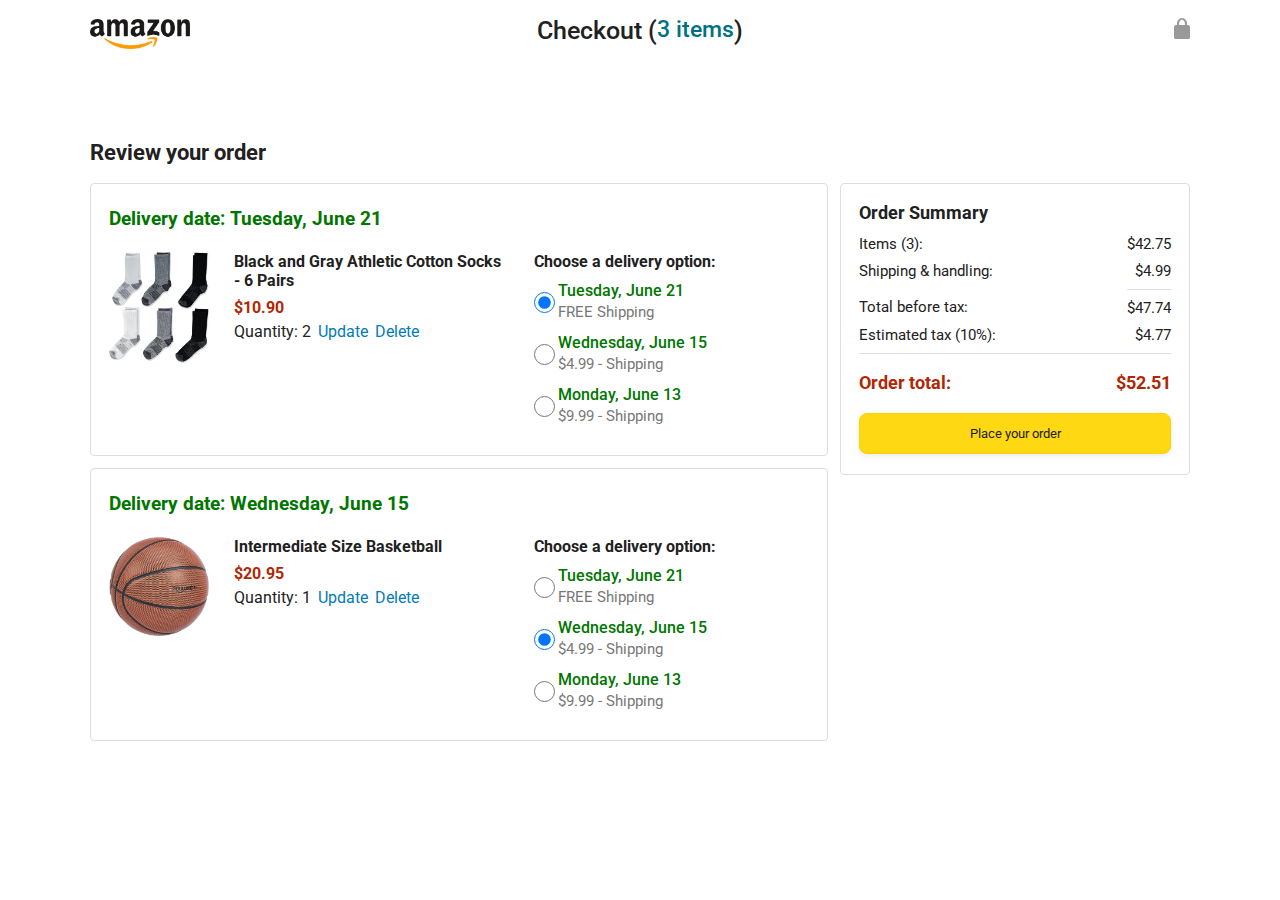
<file: javascript-amazon-project-main/javascript-amazon-project-main/checkout.html>
<!DOCTYPE html>
<html>
  <head>
    <title>Checkout</title>

    <!-- This code is needed for responsive design to work.
      (Responsive design = make the website look good on
      smaller screen sizes like a phone or a tablet). -->
    <meta name="viewport" content="width=device-width, initial-scale=1">

    <!-- Load a font called Roboto from Google Fonts. -->
    <link rel="preconnect" href="https://fonts.googleapis.com">
    <link rel="preconnect" href="https://fonts.gstatic.com" crossorigin>
    <link href="https://fonts.googleapis.com/css2?family=Roboto:wght@400;500;700&display=swap" rel="stylesheet">

    <!-- Here are the CSS files for this page. -->
    <link rel="stylesheet" href="styles/shared/general.css">
    <link rel="stylesheet" href="styles/pages/checkout/checkout-header.css">
    <link rel="stylesheet" href="styles/pages/checkout/checkout.css">
  </head>
  <body>
    <div class="checkout-header">
      <div class="header-content">
        <div class="checkout-header-left-section">
          <a href="amazon.html">
            <img class="amazon-logo" src="images/amazon-logo.png">
            <img class="amazon-mobile-logo" src="images/amazon-mobile-logo.png">
          </a>
        </div>

        <div class="checkout-header-middle-section">
          Checkout (<a class="return-to-home-link"
            href="amazon.html">3 items</a>)
        </div>

        <div class="checkout-header-right-section">
          <img src="images/icons/checkout-lock-icon.png">
        </div>
      </div>
    </div>

    <div class="main">
      <div class="page-title">Review your order</div>

      <div class="checkout-grid">
        <div class="order-summary">
          <div class="cart-item-container">
            <div class="delivery-date">
              Delivery date: Tuesday, June 21
            </div>

            <div class="cart-item-details-grid">
              <img class="product-image"
                src="images/products/athletic-cotton-socks-6-pairs.jpg">

              <div class="cart-item-details">
                <div class="product-name">
                  Black and Gray Athletic Cotton Socks - 6 Pairs
                </div>
                <div class="product-price">
                  $10.90
                </div>
                <div class="product-quantity">
                  <span>
                    Quantity: <span class="quantity-label">2</span>
                  </span>
                  <span class="update-quantity-link link-primary">
                    Update
                  </span>
                  <span class="delete-quantity-link link-primary">
                    Delete
                  </span>
                </div>
              </div>

              <div class="delivery-options">
                <div class="delivery-options-title">
                  Choose a delivery option:
                </div>
                <div class="delivery-option">
                  <input type="radio" checked
                    class="delivery-option-input"
                    name="delivery-option-1">
                  <div>
                    <div class="delivery-option-date">
                      Tuesday, June 21
                    </div>
                    <div class="delivery-option-price">
                      FREE Shipping
                    </div>
                  </div>
                </div>
                <div class="delivery-option">
                  <input type="radio"
                    class="delivery-option-input"
                    name="delivery-option-1">
                  <div>
                    <div class="delivery-option-date">
                      Wednesday, June 15
                    </div>
                    <div class="delivery-option-price">
                      $4.99 - Shipping
                    </div>
                  </div>
                </div>
                <div class="delivery-option">
                  <input type="radio"
                    class="delivery-option-input"
                    name="delivery-option-1">
                  <div>
                    <div class="delivery-option-date">
                      Monday, June 13
                    </div>
                    <div class="delivery-option-price">
                      $9.99 - Shipping
                    </div>
                  </div>
                </div>
              </div>
            </div>
          </div>

          <div class="cart-item-container">
            <div class="delivery-date">
              Delivery date: Wednesday, June 15
            </div>

            <div class="cart-item-details-grid">
              <img class="product-image"
                src="images/products/intermediate-composite-basketball.jpg">

              <div class="cart-item-details">
                <div class="product-name">
                  Intermediate Size Basketball
                </div>
                <div class="product-price">
                  $20.95
                </div>
                <div class="product-quantity">
                  <span>
                    Quantity: <span class="quantity-label">1</span>
                  </span>
                  <span class="update-quantity-link link-primary">
                    Update
                  </span>
                  <span class="delete-quantity-link link-primary">
                    Delete
                  </span>
                </div>
              </div>

              <div class="delivery-options">
                <div class="delivery-options-title">
                  Choose a delivery option:
                </div>

                <div class="delivery-option">
                  <input type="radio" class="delivery-option-input"
                    name="delivery-option-2">
                  <div>
                    <div class="delivery-option-date">
                      Tuesday, June 21
                    </div>
                    <div class="delivery-option-price">
                      FREE Shipping
                    </div>
                  </div>
                </div>
                <div class="delivery-option">
                  <input type="radio" checked class="delivery-option-input"
                    name="delivery-option-2">
                  <div>
                    <div class="delivery-option-date">
                      Wednesday, June 15
                    </div>
                    <div class="delivery-option-price">
                      $4.99 - Shipping
                    </div>
                  </div>
                </div>
                <div class="delivery-option">
                  <input type="radio" class="delivery-option-input"
                    name="delivery-option-2">
                  <div>
                    <div class="delivery-option-date">
                      Monday, June 13
                    </div>
                    <div class="delivery-option-price">
                      $9.99 - Shipping
                    </div>
                  </div>
                </div>
              </div>
            </div>
          </div>
        </div>

        <div class="payment-summary">
          <div class="payment-summary-title">
            Order Summary
          </div>

          <div class="payment-summary-row">
            <div>Items (3):</div>
            <div class="payment-summary-money">$42.75</div>
          </div>

          <div class="payment-summary-row">
            <div>Shipping &amp; handling:</div>
            <div class="payment-summary-money">$4.99</div>
          </div>

          <div class="payment-summary-row subtotal-row">
            <div>Total before tax:</div>
            <div class="payment-summary-money">$47.74</div>
          </div>

          <div class="payment-summary-row">
            <div>Estimated tax (10%):</div>
            <div class="payment-summary-money">$4.77</div>
          </div>

          <div class="payment-summary-row total-row">
            <div>Order total:</div>
            <div class="payment-summary-money">$52.51</div>
          </div>

          <button class="place-order-button button-primary">
            Place your order
          </button>
        </div>
      </div>
    </div>
  </body>
</html>
</file>
<file: assets/css/main.css>
body {
  font-family: Roboto, Arial;
  color: rgb(33, 33, 33);
  /* The <body> element has a default margin of 8px
     on all sides. This removes the default margins. */
  margin: 0;
}

/* <p> elements have a default margin on the top
   and bottom. This removes the default margins. */
p {
  margin: 0;
}

button {
  cursor: pointer;
}

select {
  cursor: pointer;
}

input, select, button {
  font-family: Roboto, Arial;
}

.button-primary {
  color: rgb(33, 33, 33);
  background-color: rgb(255, 216, 20);
  border: 1px solid rgb(252, 210, 0);
  border-radius: 8px;
  cursor: pointer;
  box-shadow: 0 2px 5px rgba(213, 217, 217, 0.5);
}

.button-primary:hover {
  background-color: rgb(247, 202, 0);
  border: 1px solid rgb(242, 194, 0);
}

.button-primary:active {
  background: rgb(255, 216, 20);
  border-color: rgb(252, 210, 0);
  box-shadow: none;
}

.button-secondary {
  color: rgb(33, 33, 33);
  background: white;
  border: 1px solid rgb(213, 217, 217);
  border-radius: 8px;
  cursor: pointer;
  box-shadow: 0 2px 5px rgba(213, 217, 217, 0.5);
}

.button-secondary:hover {
  background-color: rgb(247, 250, 250);
}

.button-secondary:active {
  background-color: rgb(237, 253, 255);
  box-shadow: none;
}

/* These styles will limit text to 2 lines. Anything
   beyond 2 lines will be replaced with "..."
   You can find this code by using an A.I. tool or by
   searching in Google.
   https://css-tricks.com/almanac/properties/l/line-clamp/ */
.limit-text-to-2-lines {
  display: -webkit-box;
  -webkit-line-clamp: 2;
  -webkit-box-orient: vertical;
  overflow: hidden;
}

.link-primary {
  color: rgb(1, 124, 182);
  cursor: pointer;
}

.link-primary:hover {
  color: rgb(196, 80, 0);
}

/* Styles for dropdown selectors. */
select {
  color: rgb(33, 33, 33);
  background-color: rgb(240, 240, 240);
  border: 1px solid rgb(213, 217, 217);
  border-radius: 8px;
  padding: 3px 5px;
  font-size: 15px;
  cursor: pointer;
  box-shadow: 0 2px 5px rgba(213, 217, 217, 0.5);
}

select:focus,
input:focus {
  outline: 2px solid rgb(255, 153, 0);
}
</file>
<file: assets/css/navbar.css>
@import url('products.css');

.amazon-header {
  background-color: rgb(19, 25, 33);
  color: white;
  padding-left: 15px;
  padding-right: 15px;

  display: flex;
  align-items: center;
  justify-content: space-between;

  position: fixed;
  top: 0;
  left: 0;
  right: 0;
  height: 60px;
}

.amazon-header-left-section {
  width: 180px;
}

@media (max-width: 800px) {
  .amazon-header-left-section {
    width: unset;
  }
}

.header-link {
  display: inline-block;
  padding: 6px;
  border-radius: 2px;
  cursor: pointer;
  text-decoration: none;
  border: 1px solid rgba(0, 0, 0, 0);
}

.header-link:hover {
  border: 1px solid white;
}

.amazon-logo {
  width: 100px;
  margin-top: 5px;
}

.amazon-mobile-logo {
  display: none;
}

@media (max-width: 575px) {
  .amazon-logo {
    display: none;
  }

  .amazon-mobile-logo {
    display: block;
    height: 35px;
    margin-top: 5px;
  }
}

.amazon-header-middle-section {
  flex: 1;
  max-width: 850px;
  margin-left: 10px;
  margin-right: 10px;
  display: flex;
}

.search-bar {
  flex: 1;
  width: 0;
  font-size: 16px;
  height: 38px;
  padding-left: 15px;
  border: none;
  border-top-left-radius: 4px;
  border-bottom-left-radius: 4px;
  border-top-right-radius: 0;
  border-bottom-right-radius: 0;
}

.search-button {
  background-color: rgb(254, 189, 105);
  border: none;
  width: 45px;
  height: 40px;
  border-top-right-radius: 4px;
  border-bottom-right-radius: 4px;
  flex-shrink: 0;
}

.search-icon {
  height: 22px;
  margin-left: 2px;
  margin-top: 3px;
}

.amazon-header-right-section {
  width: 180px;
  flex-shrink: 0;
  display: flex;
  justify-content: end;
}

.orders-link {
  color: white;
}

.returns-text {
  display: block;
  font-size: 13px;
}

.orders-text {
  display: block;
  font-size: 15px;
  font-weight: 700;
}

.cart-link {
  color: white;
  display: flex;
  align-items: center;
  position: relative;
}

.cart-icon {
  width: 50px;
}

.cart-text {
  margin-top: 12px;
  font-size: 15px;
  font-weight: 700;
}

.cart-quantity {
  color: rgb(240, 136, 4);
  font-size: 16px;
  font-weight: 700;

  position: absolute;
  top: 4px;
  left: 22px;
  
  width: 26px;
  text-align: center;
}
</file>
<file: assets/css/products.css>
.main {
  margin-top: 60px;
}

.products-grid {
  display: grid;

  /* - In CSS Grid, 1fr means a column will take up the
       remaining space in the grid.
     - If we write 1fr 1fr ... 1fr; 8 times, this will
       divide the grid into 8 columns, each taking up an
       equal amount of the space.
     - repeat(8, 1fr); is a shortcut for repeating "1fr"
       8 times (instead of typing out "1fr" 8 times).
       repeat(...) is a special property that works with
       display: grid; */
  grid-template-columns: repeat(8, 1fr);
}

/* @media is used to create responsive design (making the
   website look good on any screen size). This @media
   means when the screen width is 2000px or less, we
   will divide the grid into 7 columns instead of 8. */
@media (max-width: 2000px) {
  .products-grid {
    grid-template-columns: repeat(7, 1fr);
  }
}
  

/* This @media means when the screen width is 1600px or
   less, we will divide the grid into 6 columns. */
@media (max-width: 1600px) {
  .products-grid {
    grid-template-columns: repeat(6, 1fr);
  }
}

@media (max-width: 1300px) {
  .products-grid {
    grid-template-columns: repeat(5, 1fr);
  }
}

@media (max-width: 1000px) {
  .products-grid {
    grid-template-columns: repeat(4, 1fr);
  }
}

@media (max-width: 800px) {
  .products-grid {
    grid-template-columns: repeat(3, 1fr);
  }
}

@media (max-width: 575px) {
  .products-grid {
    grid-template-columns: repeat(2, 1fr);
  }
}

@media (max-width: 450px) {
  .products-grid {
    grid-template-columns: 1fr;
  }
}

.product-container {
  padding-top: 40px;
  padding-bottom: 25px;
  padding-left: 25px;
  padding-right: 25px;

  border-right: 1px solid rgb(231, 231, 231);
  border-bottom: 1px solid rgb(231, 231, 231);

  display: flex;
  flex-direction: column;
}

.product-image-container {
  display: flex;
  justify-content: center;
  align-items: center;

  height: 180px;
  margin-bottom: 20px;
}

.product-image {
  /* Images will overflow their container by default. To
    prevent this, we set max-width and max-height to 100%
    so they stay inside their container. */
  max-width: 100%;
  max-height: 100%;
}

.product-name {
  height: 40px;
  margin-bottom: 5px;
}

.product-rating-container {
  display: flex;
  margin-bottom: 10px;
}

.product-rating-stars {
  width: 100px;
  margin-right: 6px;
}

.product-rating-count {
  color: rgb(1, 124, 182);
  cursor: pointer;
  margin-top: 3px;
}

.product-price {
  font-weight: 700;
  margin-bottom: 10px;
}

.product-quantity-container {
  margin-bottom: 17px;
}

.product-spacer {
  flex: 1;
}

.added-to-cart {
  color: rgb(6, 125, 98);
  font-size: 16px;

  display: flex;
  align-items: center;
  margin-bottom: 8px;

  /* At first, the "Added to cart" message will
     be invisible. Use JavaScript to change the
     opacity and make it visible. */
  opacity: 0;
}

.added-to-cart img {
  height: 20px;
  margin-right: 5px;
}

.add-to-cart-button {
  width: 100%;
  padding: 8px;
  border-radius: 50px;
}

#section-search-result{
  position: absolute;
  background: rgba(0, 0, 0, 0.6);
  height: 100vh;
  width: 100vw;
  left: 0;
  top: 0;
  display: none;
  flex-direction: column;
  justify-content: center;
  align-items: center;
}

/* .card-section{
  text-align: center;
} */

.item-card{
  background: white;
  border-radius: 16px;
  color: black;
  max-width: 200px;
  text-align: start;
}

#search-close{
  margin-bottom: 16px;
  padding: 8px 48px;
  border-radius: 8px;
  font-weight: bold;
  border-width: 0px;
}

#card-item-groups{
  display: flex;
  gap: 24px;
  flex-wrap: wrap;
}

.card-item-not-found{
  font-weight: bold;
}
</file>
<file: styles/shared/general.css>
body {
  font-family: Roboto, Arial;
  color: rgb(33, 33, 33);
  /* The <body> element has a default margin of 8px
     on all sides. This removes the default margins. */
  margin: 0;
}

/* <p> elements have a default margin on the top
   and bottom. This removes the default margins. */
p {
  margin: 0;
}

button {
  cursor: pointer;
}

select {
  cursor: pointer;
}

input, select, button {
  font-family: Roboto, Arial;
}

.button-primary {
  color: rgb(33, 33, 33);
  background-color: rgb(255, 216, 20);
  border: 1px solid rgb(252, 210, 0);
  border-radius: 8px;
  cursor: pointer;
  box-shadow: 0 2px 5px rgba(213, 217, 217, 0.5);
}

.button-primary:hover {
  background-color: rgb(247, 202, 0);
  border: 1px solid rgb(242, 194, 0);
}

.button-primary:active {
  background: rgb(255, 216, 20);
  border-color: rgb(252, 210, 0);
  box-shadow: none;
}

.button-secondary {
  color: rgb(33, 33, 33);
  background: white;
  border: 1px solid rgb(213, 217, 217);
  border-radius: 8px;
  cursor: pointer;
  box-shadow: 0 2px 5px rgba(213, 217, 217, 0.5);
}

.button-secondary:hover {
  background-color: rgb(247, 250, 250);
}

.button-secondary:active {
  background-color: rgb(237, 253, 255);
  box-shadow: none;
}

/* These styles will limit text to 2 lines. Anything
   beyond 2 lines will be replaced with "..."
   You can find this code by using an A.I. tool or by
   searching in Google.
   https://css-tricks.com/almanac/properties/l/line-clamp/ */
.limit-text-to-2-lines {
  display: -webkit-box;
  -webkit-line-clamp: 2;
  -webkit-box-orient: vertical;
  overflow: hidden;
}

.link-primary {
  color: rgb(1, 124, 182);
  cursor: pointer;
}

.link-primary:hover {
  color: rgb(196, 80, 0);
}

/* Styles for dropdown selectors. */
select {
  color: rgb(33, 33, 33);
  background-color: rgb(240, 240, 240);
  border: 1px solid rgb(213, 217, 217);
  border-radius: 8px;
  padding: 3px 5px;
  font-size: 15px;
  cursor: pointer;
  box-shadow: 0 2px 5px rgba(213, 217, 217, 0.5);
}

select:focus,
input:focus {
  outline: 2px solid rgb(255, 153, 0);
}
</file>
<file: styles/shared/amazon-header.css>
.amazon-header {
  background-color: rgb(19, 25, 33);
  color: white;
  padding-left: 15px;
  padding-right: 15px;

  display: flex;
  align-items: center;
  justify-content: space-between;

  position: fixed;
  top: 0;
  left: 0;
  right: 0;
  height: 60px;
}

.amazon-header-left-section {
  width: 180px;
}

@media (max-width: 800px) {
  .amazon-header-left-section {
    width: unset;
  }
}

.header-link {
  display: inline-block;
  padding: 6px;
  border-radius: 2px;
  cursor: pointer;
  text-decoration: none;
  border: 1px solid rgba(0, 0, 0, 0);
}

.header-link:hover {
  border: 1px solid white;
}

.amazon-logo {
  width: 100px;
  margin-top: 5px;
}

.amazon-mobile-logo {
  display: none;
}

@media (max-width: 575px) {
  .amazon-logo {
    display: none;
  }

  .amazon-mobile-logo {
    display: block;
    height: 35px;
    margin-top: 5px;
  }
}

.amazon-header-middle-section {
  flex: 1;
  max-width: 850px;
  margin-left: 10px;
  margin-right: 10px;
  display: flex;
}

.search-bar {
  flex: 1;
  width: 0;
  font-size: 16px;
  height: 38px;
  padding-left: 15px;
  border: none;
  border-top-left-radius: 4px;
  border-bottom-left-radius: 4px;
  border-top-right-radius: 0;
  border-bottom-right-radius: 0;
}

.search-button {
  background-color: rgb(254, 189, 105);
  border: none;
  width: 45px;
  height: 40px;
  border-top-right-radius: 4px;
  border-bottom-right-radius: 4px;
  flex-shrink: 0;
}

.search-icon {
  height: 22px;
  margin-left: 2px;
  margin-top: 3px;
}

.amazon-header-right-section {
  width: 180px;
  flex-shrink: 0;
  display: flex;
  justify-content: end;
}

.orders-link {
  color: white;
}

.returns-text {
  display: block;
  font-size: 13px;
}

.orders-text {
  display: block;
  font-size: 15px;
  font-weight: 700;
}

.cart-link {
  color: white;
  display: flex;
  align-items: center;
  position: relative;
}

.cart-icon {
  width: 50px;
}

.cart-text {
  margin-top: 12px;
  font-size: 15px;
  font-weight: 700;
}

.cart-quantity {
  color: rgb(240, 136, 4);
  font-size: 16px;
  font-weight: 700;

  position: absolute;
  top: 4px;
  left: 22px;
  
  width: 26px;
  text-align: center;
}
</file>
<file: styles/pages/amazon.css>
.main {
  margin-top: 60px;
}

.products-grid {
  display: grid;

  /* - In CSS Grid, 1fr means a column will take up the
       remaining space in the grid.
     - If we write 1fr 1fr ... 1fr; 8 times, this will
       divide the grid into 8 columns, each taking up an
       equal amount of the space.
     - repeat(8, 1fr); is a shortcut for repeating "1fr"
       8 times (instead of typing out "1fr" 8 times).
       repeat(...) is a special property that works with
       display: grid; */
  grid-template-columns: repeat(8, 1fr);
}

/* @media is used to create responsive design (making the
   website look good on any screen size). This @media
   means when the screen width is 2000px or less, we
   will divide the grid into 7 columns instead of 8. */
@media (max-width: 2000px) {
  .products-grid {
    grid-template-columns: repeat(7, 1fr);
  }
}
  

/* This @media means when the screen width is 1600px or
   less, we will divide the grid into 6 columns. */
@media (max-width: 1600px) {
  .products-grid {
    grid-template-columns: repeat(6, 1fr);
  }
}

@media (max-width: 1300px) {
  .products-grid {
    grid-template-columns: repeat(5, 1fr);
  }
}

@media (max-width: 1000px) {
  .products-grid {
    grid-template-columns: repeat(4, 1fr);
  }
}

@media (max-width: 800px) {
  .products-grid {
    grid-template-columns: repeat(3, 1fr);
  }
}

@media (max-width: 575px) {
  .products-grid {
    grid-template-columns: repeat(2, 1fr);
  }
}

@media (max-width: 450px) {
  .products-grid {
    grid-template-columns: 1fr;
  }
}

.product-container {
  padding-top: 40px;
  padding-bottom: 25px;
  padding-left: 25px;
  padding-right: 25px;

  border-right: 1px solid rgb(231, 231, 231);
  border-bottom: 1px solid rgb(231, 231, 231);

  display: flex;
  flex-direction: column;
}

.product-image-container {
  display: flex;
  justify-content: center;
  align-items: center;

  height: 180px;
  margin-bottom: 20px;
}

.product-image {
  /* Images will overflow their container by default. To
    prevent this, we set max-width and max-height to 100%
    so they stay inside their container. */
  max-width: 100%;
  max-height: 100%;
}

.product-name {
  height: 40px;
  margin-bottom: 5px;
}

.product-rating-container {
  display: flex;
  align-items: ;
  margin-bottom: 10px;
}

.product-rating-stars {
  width: 100px;
  margin-right: 6px;
}

.product-rating-count {
  color: rgb(1, 124, 182);
  cursor: pointer;
  margin-top: 3px;
}

.product-price {
  font-weight: 700;
  margin-bottom: 10px;
}

.product-quantity-container {
  margin-bottom: 17px;
}

.product-spacer {
  flex: 1;
}

.added-to-cart {
  color: rgb(6, 125, 98);
  font-size: 16px;

  display: flex;
  align-items: center;
  margin-bottom: 8px;

  /* At first, the "Added to cart" message will
     be invisible. Use JavaScript to change the
     opacity and make it visible. */
  opacity: 0;
}

.added-to-cart img {
  height: 20px;
  margin-right: 5px;
}

.add-to-cart-button {
  width: 100%;
  padding: 8px;
  border-radius: 50px;
}
</file>
<file: assets/css/cart.css>
.main {
  max-width: 1100px;
  padding-left: 30px;
  padding-right: 30px;

  margin-top: 140px;
  margin-bottom: 100px;

  /* margin-left: auto;
     margin-right auto;
     Is a trick for centering an element horizontally
     without needing a container. */
  margin-left: auto;
  margin-right: auto;
}

.cart-section{
  display: flex;
}

.review-cart{
  width: 100%;
  text-align: center;
}

.cart-summary{
  width: 45%;
  text-align: center;
}

.cart-item-card {
  display: flex;
  padding: 1.4rem;
  align-items: center;
  gap: 1.4rem;
  border: 1px solid rgba(128, 128, 128, 0.451);
  border-radius: 8px;
  margin-bottom: 12px;
}

.cart-item-card >  img{
  height: 150px;
  width: 150px;
}

.cart-item-card > div {
  text-align: start;
  width: 250px;
}

.cart-item-card > div >  p:nth-of-type(1){
  font-weight: bold;
}

.cart-item-card > div >  p:nth-of-type(2){
  padding: 4px 8px;
  width: max-content;
  border-radius: 4px;
  background-color: orange;
  font-weight: bold;
  margin: 8px 0px;
}

.cart-item-card > div >  p:nth-of-type(3){
  font-weight: bold;
  color: red;
}

.cart-item-card > div >  button{
  font-weight: bold;
  color: gray;
  margin: 8px 0px;
  background: white;
  border: 1px solid gray;
  border-radius: 4px;
  padding: 4px 8px;
}

.cartItems-radio-buttons{
  display: flex;
  flex-direction: column;
  gap: 4px;
  margin-top: 8px;
}

.cart-summary > div{
  text-align: start;
  margin-left: 2.4rem;
  border: 1px solid gray;
  border-radius: 8px;
}

.cart-summary > div > p{
  font-weight: bold;
  margin: 8px;
}

.cart-summary > div > p:nth-of-type(4){
  font-weight: bold;
  margin-top: 8px;
  border-top: 2px solid gray;
  padding-top: 8px;
}
</file>
<file: styles/pages/orders.css>
.main {
  max-width: 850px;
  margin-top: 90px;
  margin-bottom: 100px;
  padding-left: 20px;
  padding-right: 20px;

  /* margin-left: auto;
     margin-right auto;
     Is a trick for centering an element horizontally
     without needing a container. */
  margin-left: auto;
  margin-right: auto;
}

.page-title {
  font-weight: 700;
  font-size: 26px;
  margin-bottom: 25px;
}

.orders-grid {
  display: grid;
  grid-template-columns: 1fr;
  row-gap: 50px;
}

.order-header {
  background-color: rgb(240, 242, 242);
  border: 1px solid rgb(213, 217, 217);

  display: flex;
  align-items: center;
  justify-content: space-between;

  padding: 20px 25px;
  border-top-left-radius: 8px;
  border-top-right-radius: 8px;
}

.order-header-left-section {
  display: flex;
  flex-shrink: 0;
}

.order-header-label {
  font-weight: 500;
}

.order-date,
.order-total {
  margin-right: 45px;
}

.order-header-right-section {
  flex-shrink: 1;
}

@media (max-width: 575px) {
  .order-header {
    flex-direction: column;
    align-items: start;
    line-height: 23px;
    padding: 15px;
  }

  .order-header-left-section {
    flex-direction: column;
  }

  .order-header-label {
    margin-right: 5px;
  }

  .order-date,
  .order-total {
    display: grid;
    grid-template-columns: auto 1fr;
    margin-right: 0;
  }

  .order-header-right-section {
    display: grid;
    grid-template-columns: auto 1fr;
  }
}

.order-details-grid {
  padding: 40px 25px;
  border: 1px solid rgb(213, 217, 217);
  border-top: none;
  border-bottom-left-radius: 8px;
  border-bottom-right-radius: 8px;

  display: grid;
  grid-template-columns: 110px 1fr 220px;
  column-gap: 35px;
  row-gap: 60px;
  align-items: center;
}

@media (max-width: 800px) {
  .order-details-grid {
    grid-template-columns: 110px 1fr;
    row-gap: 0;
    padding-bottom: 8px;
  }
}

@media (max-width: 450px) {
  .order-details-grid {
    grid-template-columns: 1fr;
  }
}

.product-image-container {
  text-align: center;
}

.product-image-container img {
  max-width: 110px;
  max-height: 110px;
}

.product-name {
  font-weight: 700;
  margin-bottom: 5px;
}

.product-delivery-date {
  margin-bottom: 3px;
}

.product-quantity {
  margin-bottom: 8px;
}

.buy-again-button {
  font-size: 15px;
  width: 140px;
  height: 36px;
  border-radius: 8px;

  display: flex;
  align-items: center;
  justify-content: center;
}

.buy-again-icon {
  width: 25px;
  margin-right: 15px;
}

.product-actions {
  align-self: start;
}

.track-package-button {
  width: 100%;
  font-size: 15px;
  padding: 8px;
}

@media (max-width: 800px) {
  .buy-again-button {
    margin-bottom: 10px;
  }

  .product-actions {
    /* grid-column: 2 means this element will be placed
       in column 2 in the grid. (Normally, the column that
       an element is placed in is determined by the order
       of the elements in the HTML. grid-column overrides
       this default ordering). */
    grid-column: 2;
    margin-bottom: 30px;
  }

  .track-package-button {
    width: 140px;
  }
}

@media (max-width: 450px) {
  .product-image-container {
    text-align: center;
    margin-bottom: 25px;
  }

  .product-image-container img {
    max-width: 150px;
    max-height: 150px;
  }

  .product-name {
    margin-bottom: 10px;
  }

  .product-quantity {
    margin-bottom: 15px;
  }

  .buy-again-button {
    width: 100%;
    margin-bottom: 15px;
  }

  .product-actions {
    /* grid-column: auto; undos grid-column: 2; from above.
       This element will now be placed in its normal column
       in the grid. */
    grid-column: auto;
    margin-bottom: 70px;
  }

  .track-package-button {
    width: 100%;
    padding: 12px;
  }
}
</file>
<file: styles/pages/tracking.css>
.main {
  max-width: 850px;
  margin-top: 90px;
  margin-bottom: 100px;
  padding-left: 30px;
  padding-right: 30px;

  /* margin-left: auto;
     margin-right auto;
     Is a trick for centering an element horizontally
     without needing a container. */
  margin-left: auto;
  margin-right: auto;
}

.back-to-orders-link {
  display: inline-block;
  margin-bottom: 30px;
}

.delivery-date {
  font-size: 25px;
  font-weight: 700;
  margin-bottom: 10px;
}

.product-info {
  margin-bottom: 3px;
}

.product-image {
  max-width: 150px;
  max-height: 150px;
  margin-top: 25px;
  margin-bottom: 50px;
}

.progress-labels-container {
  display: flex;
  justify-content: space-between;
  font-size: 20px;
  font-weight: 500;
  margin-bottom: 15px;
}

.current-status {
  color: rgb(6, 125, 98);
}

@media (max-width: 575px) {
  .progress-labels-container {
    font-size: 16px;
  }
}

@media (max-width: 450px) {
  .progress-labels-container {
    flex-direction: column;
    margin-bottom: 5px;
  }

  .progress-label {
    margin-bottom: 3px;
  }
}

.progress-bar-container {
  height: 25px;
  width: 100%;

  border: 1px solid rgb(200, 200, 200);
  border-radius: 50px;
  overflow: hidden;
}

.progress-bar {
  height: 100%;
  background-color: green;
  border-radius: 50px;
  width: 50%;
}
</file>
<file: tests-jasmine/lib/jasmine-5.1.1/jasmine.css>
@charset "UTF-8";
body {
  overflow-y: scroll;
}

.jasmine_html-reporter {
  width: 100%;
  background-color: #eee;
  padding: 5px;
  margin: -8px;
  font-size: 11px;
  font-family: Monaco, "Lucida Console", monospace;
  line-height: 14px;
  color: #333;
}
.jasmine_html-reporter a {
  text-decoration: none;
}
.jasmine_html-reporter a:hover {
  text-decoration: underline;
}
.jasmine_html-reporter p, .jasmine_html-reporter h1, .jasmine_html-reporter h2, .jasmine_html-reporter h3, .jasmine_html-reporter h4, .jasmine_html-reporter h5, .jasmine_html-reporter h6 {
  margin: 0;
  line-height: 14px;
}
.jasmine_html-reporter .jasmine-banner,
.jasmine_html-reporter .jasmine-symbol-summary,
.jasmine_html-reporter .jasmine-summary,
.jasmine_html-reporter .jasmine-result-message,
.jasmine_html-reporter .jasmine-spec .jasmine-description,
.jasmine_html-reporter .jasmine-spec-detail .jasmine-description,
.jasmine_html-reporter .jasmine-alert .jasmine-bar,
.jasmine_html-reporter .jasmine-stack-trace {
  padding-left: 9px;
  padding-right: 9px;
}
.jasmine_html-reporter .jasmine-banner {
  position: relative;
}
.jasmine_html-reporter .jasmine-banner .jasmine-title {
  background: url("[data-uri]") no-repeat;
  background: url("[data-uri]") no-repeat, none;
  background-size: 100%;
  display: block;
  float: left;
  width: 90px;
  height: 25px;
}
.jasmine_html-reporter .jasmine-banner .jasmine-version {
  margin-left: 14px;
  position: relative;
  top: 6px;
}
.jasmine_html-reporter #jasmine_content {
  position: fixed;
  right: 100%;
}
.jasmine_html-reporter .jasmine-banner {
  margin-top: 14px;
}
.jasmine_html-reporter .jasmine-duration {
  color: #fff;
  float: right;
  line-height: 28px;
  padding-right: 9px;
}
.jasmine_html-reporter .jasmine-symbol-summary {
  overflow: hidden;
  margin: 14px 0;
}
.jasmine_html-reporter .jasmine-symbol-summary li {
  display: inline-block;
  height: 10px;
  width: 14px;
  font-size: 16px;
}
.jasmine_html-reporter .jasmine-symbol-summary li.jasmine-passed {
  font-size: 14px;
}
.jasmine_html-reporter .jasmine-symbol-summary li.jasmine-passed:before {
  color: #007069;
  content: "•";
}
.jasmine_html-reporter .jasmine-symbol-summary li.jasmine-failed {
  line-height: 9px;
}
.jasmine_html-reporter .jasmine-symbol-summary li.jasmine-failed:before {
  color: #ca3a11;
  content: "×";
  font-weight: bold;
  margin-left: -1px;
}
.jasmine_html-reporter .jasmine-symbol-summary li.jasmine-excluded {
  font-size: 14px;
}
.jasmine_html-reporter .jasmine-symbol-summary li.jasmine-excluded:before {
  color: #bababa;
  content: "•";
}
.jasmine_html-reporter .jasmine-symbol-summary li.jasmine-excluded-no-display {
  font-size: 14px;
  display: none;
}
.jasmine_html-reporter .jasmine-symbol-summary li.jasmine-pending {
  line-height: 17px;
}
.jasmine_html-reporter .jasmine-symbol-summary li.jasmine-pending:before {
  color: #ba9d37;
  content: "*";
}
.jasmine_html-reporter .jasmine-symbol-summary li.jasmine-empty {
  font-size: 14px;
}
.jasmine_html-reporter .jasmine-symbol-summary li.jasmine-empty:before {
  color: #ba9d37;
  content: "•";
}
.jasmine_html-reporter .jasmine-run-options {
  float: right;
  margin-right: 5px;
  border: 1px solid #8a4182;
  color: #8a4182;
  position: relative;
  line-height: 20px;
}
.jasmine_html-reporter .jasmine-run-options .jasmine-trigger {
  cursor: pointer;
  padding: 8px 16px;
}
.jasmine_html-reporter .jasmine-run-options .jasmine-payload {
  position: absolute;
  display: none;
  right: -1px;
  border: 1px solid #8a4182;
  background-color: #eee;
  white-space: nowrap;
  padding: 4px 8px;
}
.jasmine_html-reporter .jasmine-run-options .jasmine-payload.jasmine-open {
  display: block;
}
.jasmine_html-reporter .jasmine-bar {
  line-height: 28px;
  font-size: 14px;
  display: block;
  color: #eee;
}
.jasmine_html-reporter .jasmine-bar.jasmine-failed, .jasmine_html-reporter .jasmine-bar.jasmine-errored {
  background-color: #ca3a11;
  border-bottom: 1px solid #eee;
}
.jasmine_html-reporter .jasmine-bar.jasmine-passed {
  background-color: #007069;
}
.jasmine_html-reporter .jasmine-bar.jasmine-incomplete {
  background-color: #bababa;
}
.jasmine_html-reporter .jasmine-bar.jasmine-skipped {
  background-color: #bababa;
}
.jasmine_html-reporter .jasmine-bar.jasmine-warning {
  margin-top: 14px;
  margin-bottom: 14px;
  background-color: #ba9d37;
  color: #333;
}
.jasmine_html-reporter .jasmine-bar.jasmine-menu {
  background-color: #fff;
  color: #000;
}
.jasmine_html-reporter .jasmine-bar.jasmine-menu a {
  color: blue;
  text-decoration: underline;
}
.jasmine_html-reporter .jasmine-bar a {
  color: white;
}
.jasmine_html-reporter.jasmine-spec-list .jasmine-bar.jasmine-menu.jasmine-failure-list,
.jasmine_html-reporter.jasmine-spec-list .jasmine-results .jasmine-failures {
  display: none;
}
.jasmine_html-reporter.jasmine-failure-list .jasmine-bar.jasmine-menu.jasmine-spec-list,
.jasmine_html-reporter.jasmine-failure-list .jasmine-summary {
  display: none;
}
.jasmine_html-reporter .jasmine-results {
  margin-top: 14px;
}
.jasmine_html-reporter .jasmine-summary {
  margin-top: 14px;
}
.jasmine_html-reporter .jasmine-summary ul {
  list-style-type: none;
  margin-left: 14px;
  padding-top: 0;
  padding-left: 0;
}
.jasmine_html-reporter .jasmine-summary ul.jasmine-suite {
  margin-top: 7px;
  margin-bottom: 7px;
}
.jasmine_html-reporter .jasmine-summary li.jasmine-passed a {
  color: #007069;
}
.jasmine_html-reporter .jasmine-summary li.jasmine-failed a {
  color: #ca3a11;
}
.jasmine_html-reporter .jasmine-summary li.jasmine-empty a {
  color: #ba9d37;
}
.jasmine_html-reporter .jasmine-summary li.jasmine-pending a {
  color: #ba9d37;
}
.jasmine_html-reporter .jasmine-summary li.jasmine-excluded a {
  color: #bababa;
}
.jasmine_html-reporter .jasmine-specs li.jasmine-passed a:before {
  content: "• ";
}
.jasmine_html-reporter .jasmine-specs li.jasmine-failed a:before {
  content: "× ";
}
.jasmine_html-reporter .jasmine-specs li.jasmine-empty a:before {
  content: "* ";
}
.jasmine_html-reporter .jasmine-specs li.jasmine-pending a:before {
  content: "• ";
}
.jasmine_html-reporter .jasmine-specs li.jasmine-excluded a:before {
  content: "• ";
}
.jasmine_html-reporter .jasmine-description + .jasmine-suite {
  margin-top: 0;
}
.jasmine_html-reporter .jasmine-suite {
  margin-top: 14px;
}
.jasmine_html-reporter .jasmine-suite a {
  color: #333;
}
.jasmine_html-reporter .jasmine-failures .jasmine-spec-detail {
  margin-bottom: 28px;
}
.jasmine_html-reporter .jasmine-failures .jasmine-spec-detail .jasmine-description {
  background-color: #ca3a11;
  color: white;
}
.jasmine_html-reporter .jasmine-failures .jasmine-spec-detail .jasmine-description a {
  color: white;
}
.jasmine_html-reporter .jasmine-result-message {
  padding-top: 14px;
  color: #333;
  white-space: pre-wrap;
}
.jasmine_html-reporter .jasmine-result-message span.jasmine-result {
  display: block;
}
.jasmine_html-reporter .jasmine-stack-trace {
  margin: 5px 0 0 0;
  max-height: 224px;
  overflow: auto;
  line-height: 18px;
  color: #666;
  border: 1px solid #ddd;
  background: white;
  white-space: pre;
}
.jasmine_html-reporter .jasmine-expander a {
  display: block;
  margin-left: 14px;
  color: blue;
  text-decoration: underline;
}
.jasmine_html-reporter .jasmine-expander-contents {
  display: none;
}
.jasmine_html-reporter .jasmine-expanded {
  padding-bottom: 10px;
}
.jasmine_html-reporter .jasmine-expanded .jasmine-expander-contents {
  display: block;
  margin-left: 14px;
  padding: 5px;
}
.jasmine_html-reporter .jasmine-debug-log {
  margin: 5px 0 0 0;
  padding: 5px;
  color: #666;
  border: 1px solid #ddd;
  background: white;
}
.jasmine_html-reporter .jasmine-debug-log table {
  border-spacing: 0;
}
.jasmine_html-reporter .jasmine-debug-log table, .jasmine_html-reporter .jasmine-debug-log th, .jasmine_html-reporter .jasmine-debug-log td {
  border: 1px solid #ddd;
}
</file>
<file: javascript-amazon-project-main/javascript-amazon-project-main/styles/shared/general.css>
body {
  font-family: Roboto, Arial;
  color: rgb(33, 33, 33);
  /* The <body> element has a default margin of 8px
     on all sides. This removes the default margins. */
  margin: 0;
}

/* <p> elements have a default margin on the top
   and bottom. This removes the default margins. */
p {
  margin: 0;
}

button {
  cursor: pointer;
}

select {
  cursor: pointer;
}

input, select, button {
  font-family: Roboto, Arial;
}

.button-primary {
  color: rgb(33, 33, 33);
  background-color: rgb(255, 216, 20);
  border: 1px solid rgb(252, 210, 0);
  border-radius: 8px;
  cursor: pointer;
  box-shadow: 0 2px 5px rgba(213, 217, 217, 0.5);
}

.button-primary:hover {
  background-color: rgb(247, 202, 0);
  border: 1px solid rgb(242, 194, 0);
}

.button-primary:active {
  background: rgb(255, 216, 20);
  border-color: rgb(252, 210, 0);
  box-shadow: none;
}

.button-secondary {
  color: rgb(33, 33, 33);
  background: white;
  border: 1px solid rgb(213, 217, 217);
  border-radius: 8px;
  cursor: pointer;
  box-shadow: 0 2px 5px rgba(213, 217, 217, 0.5);
}

.button-secondary:hover {
  background-color: rgb(247, 250, 250);
}

.button-secondary:active {
  background-color: rgb(237, 253, 255);
  box-shadow: none;
}

/* These styles will limit text to 2 lines. Anything
   beyond 2 lines will be replaced with "..."
   You can find this code by using an A.I. tool or by
   searching in Google.
   https://css-tricks.com/almanac/properties/l/line-clamp/ */
.limit-text-to-2-lines {
  display: -webkit-box;
  -webkit-line-clamp: 2;
  -webkit-box-orient: vertical;
  overflow: hidden;
}

.link-primary {
  color: rgb(1, 124, 182);
  cursor: pointer;
}

.link-primary:hover {
  color: rgb(196, 80, 0);
}

/* Styles for dropdown selectors. */
select {
  color: rgb(33, 33, 33);
  background-color: rgb(240, 240, 240);
  border: 1px solid rgb(213, 217, 217);
  border-radius: 8px;
  padding: 3px 5px;
  font-size: 15px;
  cursor: pointer;
  box-shadow: 0 2px 5px rgba(213, 217, 217, 0.5);
}

select:focus,
input:focus {
  outline: 2px solid rgb(255, 153, 0);
}
</file>
<file: javascript-amazon-project-main/javascript-amazon-project-main/styles/shared/amazon-header.css>
.amazon-header {
  background-color: rgb(19, 25, 33);
  color: white;
  padding-left: 15px;
  padding-right: 15px;

  display: flex;
  align-items: center;
  justify-content: space-between;

  position: fixed;
  top: 0;
  left: 0;
  right: 0;
  height: 60px;
}

.amazon-header-left-section {
  width: 180px;
}

@media (max-width: 800px) {
  .amazon-header-left-section {
    width: unset;
  }
}

.header-link {
  display: inline-block;
  padding: 6px;
  border-radius: 2px;
  cursor: pointer;
  text-decoration: none;
  border: 1px solid rgba(0, 0, 0, 0);
}

.header-link:hover {
  border: 1px solid white;
}

.amazon-logo {
  width: 100px;
  margin-top: 5px;
}

.amazon-mobile-logo {
  display: none;
}

@media (max-width: 575px) {
  .amazon-logo {
    display: none;
  }

  .amazon-mobile-logo {
    display: block;
    height: 35px;
    margin-top: 5px;
  }
}

.amazon-header-middle-section {
  flex: 1;
  max-width: 850px;
  margin-left: 10px;
  margin-right: 10px;
  display: flex;
}

.search-bar {
  flex: 1;
  width: 0;
  font-size: 16px;
  height: 38px;
  padding-left: 15px;
  border: none;
  border-top-left-radius: 4px;
  border-bottom-left-radius: 4px;
  border-top-right-radius: 0;
  border-bottom-right-radius: 0;
}

.search-button {
  background-color: rgb(254, 189, 105);
  border: none;
  width: 45px;
  height: 40px;
  border-top-right-radius: 4px;
  border-bottom-right-radius: 4px;
  flex-shrink: 0;
}

.search-icon {
  height: 22px;
  margin-left: 2px;
  margin-top: 3px;
}

.amazon-header-right-section {
  width: 180px;
  flex-shrink: 0;
  display: flex;
  justify-content: end;
}

.orders-link {
  color: white;
}

.returns-text {
  display: block;
  font-size: 13px;
}

.orders-text {
  display: block;
  font-size: 15px;
  font-weight: 700;
}

.cart-link {
  color: white;
  display: flex;
  align-items: center;
  position: relative;
}

.cart-icon {
  width: 50px;
}

.cart-text {
  margin-top: 12px;
  font-size: 15px;
  font-weight: 700;
}

.cart-quantity {
  color: rgb(240, 136, 4);
  font-size: 16px;
  font-weight: 700;

  position: absolute;
  top: 4px;
  left: 22px;
  
  width: 26px;
  text-align: center;
}
</file>
<file: javascript-amazon-project-main/javascript-amazon-project-main/styles/pages/amazon.css>
.main {
  margin-top: 60px;
}

.products-grid {
  display: grid;

  /* - In CSS Grid, 1fr means a column will take up the
       remaining space in the grid.
     - If we write 1fr 1fr ... 1fr; 8 times, this will
       divide the grid into 8 columns, each taking up an
       equal amount of the space.
     - repeat(8, 1fr); is a shortcut for repeating "1fr"
       8 times (instead of typing out "1fr" 8 times).
       repeat(...) is a special property that works with
       display: grid; */
  grid-template-columns: repeat(8, 1fr);
}

/* @media is used to create responsive design (making the
   website look good on any screen size). This @media
   means when the screen width is 2000px or less, we
   will divide the grid into 7 columns instead of 8. */
@media (max-width: 2000px) {
  .products-grid {
    grid-template-columns: repeat(7, 1fr);
  }
}
  

/* This @media means when the screen width is 1600px or
   less, we will divide the grid into 6 columns. */
@media (max-width: 1600px) {
  .products-grid {
    grid-template-columns: repeat(6, 1fr);
  }
}

@media (max-width: 1300px) {
  .products-grid {
    grid-template-columns: repeat(5, 1fr);
  }
}

@media (max-width: 1000px) {
  .products-grid {
    grid-template-columns: repeat(4, 1fr);
  }
}

@media (max-width: 800px) {
  .products-grid {
    grid-template-columns: repeat(3, 1fr);
  }
}

@media (max-width: 575px) {
  .products-grid {
    grid-template-columns: repeat(2, 1fr);
  }
}

@media (max-width: 450px) {
  .products-grid {
    grid-template-columns: 1fr;
  }
}

.product-container {
  padding-top: 40px;
  padding-bottom: 25px;
  padding-left: 25px;
  padding-right: 25px;

  border-right: 1px solid rgb(231, 231, 231);
  border-bottom: 1px solid rgb(231, 231, 231);

  display: flex;
  flex-direction: column;
}

.product-image-container {
  display: flex;
  justify-content: center;
  align-items: center;

  height: 180px;
  margin-bottom: 20px;
}

.product-image {
  /* Images will overflow their container by default. To
    prevent this, we set max-width and max-height to 100%
    so they stay inside their container. */
  max-width: 100%;
  max-height: 100%;
}

.product-name {
  height: 40px;
  margin-bottom: 5px;
}

.product-rating-container {
  display: flex;
  align-items: center;
  margin-bottom: 10px;
}

.product-rating-stars {
  width: 100px;
  margin-right: 6px;
}

.product-rating-count {
  color: rgb(1, 124, 182);
  cursor: pointer;
  margin-top: 3px;
}

.product-price {
  font-weight: 700;
  margin-bottom: 10px;
}

.product-quantity-container {
  margin-bottom: 17px;
}

.product-spacer {
  flex: 1;
}

.added-to-cart {
  color: rgb(6, 125, 98);
  font-size: 16px;

  display: flex;
  align-items: center;
  margin-bottom: 8px;

  /* At first, the "Added to cart" message will
     be invisible. Use JavaScript to change the
     opacity and make it visible. */
  opacity: 0;
}

.added-to-cart img {
  height: 20px;
  margin-right: 5px;
}

.add-to-cart-button {
  width: 100%;
  padding: 8px;
  border-radius: 50px;
}
</file>
<file: javascript-amazon-project-main/javascript-amazon-project-main/styles/pages/checkout/checkout-header.css>
.checkout-header {
  height: 60px;
  padding-left: 30px;
  padding-right: 30px;
  background-color: white;

  display: flex;
  justify-content: center;

  position: fixed;
  top: 0;
  left: 0;
  right: 0;
  z-index: 1000;
}

.header-content {
  width: 100%;
  max-width: 1100px;

  display: flex;
  align-items: center;
}

.checkout-header-left-section {
  width: 150px;
}

.amazon-logo {
  width: 100px;
  margin-top: 12px;
}

.amazon-mobile-logo {
  display: none;
}

/* @media is used to create responsive design (making the
   website look good on any screen size). This @media
   means when the screen width is 575px or less, different
   styles (inside the {...}) will be applied. */
@media (max-width: 575px) {
  .checkout-header-left-section {
    width: auto;
  }

  .amazon-logo {
    display: none;
  }

  .amazon-mobile-logo {
    display: inline-block;
    height: 35px;
    margin-top: 5px;
  }
}

.checkout-header-middle-section {
  flex: 1;
  flex-shrink: 0;
  text-align: center;

  font-size: 25px;
  font-weight: 500;

  display: flex;
  justify-content: center;
}

.return-to-home-link {
  color: rgb(0, 113, 133);
  font-size: 23px;
  text-decoration: none;
  cursor: pointer;
}

@media (max-width: 1000px) {
  .checkout-header-middle-section {
    font-size: 20px;
    margin-right: 60px;
  }

  .return-to-home-link {
    font-size: 18px;
  }
}

@media (max-width: 575px) {
  .checkout-header-middle-section {
    margin-right: 5px;
  }
}

.checkout-header-right-section {
  text-align: right;
  width: 150px;
}

@media (max-width: 1000px) {
  .checkout-header-right-section {
    width: auto;
  }
}
</file>
<file: javascript-amazon-project-main/javascript-amazon-project-main/styles/pages/checkout/checkout.css>
.main {
  max-width: 1100px;
  padding-left: 30px;
  padding-right: 30px;

  margin-top: 140px;
  margin-bottom: 100px;

  /* margin-left: auto;
     margin-right auto;
     Is a trick for centering an element horizontally
     without needing a container. */
  margin-left: auto;
  margin-right: auto;
}

.page-title {
  font-weight: 700;
  font-size: 22px;
  margin-bottom: 18px;
}

.checkout-grid {
  display: grid;
  /* Here, 1fr means the first column will take
     up the remaining space in the grid. */
  grid-template-columns: 1fr 350px;
  column-gap: 12px;

  /* Use align-items: start; to prevent the elements
     in the grid from stretching vertically. */
  align-items: start;
}

@media (max-width: 1000px) {
  .main {
    max-width: 500px;
  }

  .checkout-grid {
    grid-template-columns: 1fr;
  }
}

.cart-item-container,
.payment-summary {
  border: 1px solid rgb(222, 222, 222);
  border-radius: 4px;
  padding: 18px;
}

.cart-item-container {
  margin-bottom: 12px;
}

.payment-summary {
  padding-bottom: 5px;
}

@media (max-width: 1000px) {
  .payment-summary {
    /* grid-row: 1 means this element will be placed into row
      1 in the grid. (Normally, the row that an element is
      placed in is determined by the order of the elements in
      the HTML. grid-row overrides this default ordering). */
    grid-row: 1;
    margin-bottom: 12px;
  }
}

.delivery-date {
  color: rgb(0, 118, 0);
  font-weight: 700;
  font-size: 19px;
  margin-top: 5px;
  margin-bottom: 22px;
}

.cart-item-details-grid {
  display: grid;
  /* 100px 1fr 1fr; means the 2nd and 3rd column will
     take up half the remaining space in the grid
     (they will divide up the remaining space evenly). */
  grid-template-columns: 100px 1fr 1fr;
  column-gap: 25px;
}

@media (max-width: 1000px) {
  .cart-item-details-grid {
    grid-template-columns: 100px 1fr;
    row-gap: 30px;
  }
}

.product-image {
  max-width: 100%;
  max-height: 120px;

  /* margin-left: auto;
     margin-right auto;
     Is a trick for centering an element horizontally
     without needing a container. */
  margin-left: auto;
  margin-right: auto;
}

.product-name {
  font-weight: 700;
  margin-bottom: 8px;
}

.product-price {
  color: rgb(177, 39, 4);
  font-weight: 700;
  margin-bottom: 5px;
}

.product-quantity .link-primary {
  margin-left: 3px;
}

@media (max-width: 1000px) {
  .delivery-options {
    /* grid-column: 1 means this element will be placed
       in column 1 in the grid. (Normally, the column that
       an element is placed in is determined by the order
       of the elements in the HTML. grid-column overrides
       this default ordering).
       
       / span 2 means this element will take up 2 columns
       in the grid (Normally, each element takes up 1
       column in the grid). */
    grid-column: 1 / span 2;
  }
}

.delivery-options-title {
  font-weight: 700;
  margin-bottom: 10px;
}

.delivery-option {
  display: grid;
  grid-template-columns: 24px 1fr;
  margin-bottom: 12px;
  cursor: pointer;
}

.delivery-option-input {
  margin-left: 0px;
  cursor: pointer;
}

.delivery-option-date {
  color: rgb(0, 118, 0);
  font-weight: 500;
  margin-bottom: 3px;
}

.delivery-option-price {
  color: rgb(120, 120, 120);
  font-size: 15px;
}

.payment-summary-title {
  font-weight: 700;
  font-size: 18px;
  margin-bottom: 12px;
}

.payment-summary-row {
  display: grid;
  /* 1fr auto; means the width of the 2nd column will be
     determined by the elements inside the column (auto).
     The 1st column will take up the remaining space. */
  grid-template-columns: 1fr auto;

  font-size: 15px;
  margin-bottom: 9px;
}

.payment-summary-money {
  text-align: right;
}

.subtotal-row .payment-summary-money {
  border-top: 1px solid rgb(222, 222, 222);
}

.subtotal-row div {
  padding-top: 9px;
}

.total-row {
  color: rgb(177, 39, 4);
  font-weight: 700;
  font-size: 18px;

  border-top: 1px solid rgb(222, 222, 222);
  padding-top: 18px;
}

.place-order-button {
  width: 100%;
  padding-top: 12px;
  padding-bottom: 12px;
  border-radius: 8px;

  margin-top: 11px;
  margin-bottom: 15px;
}
</file>
